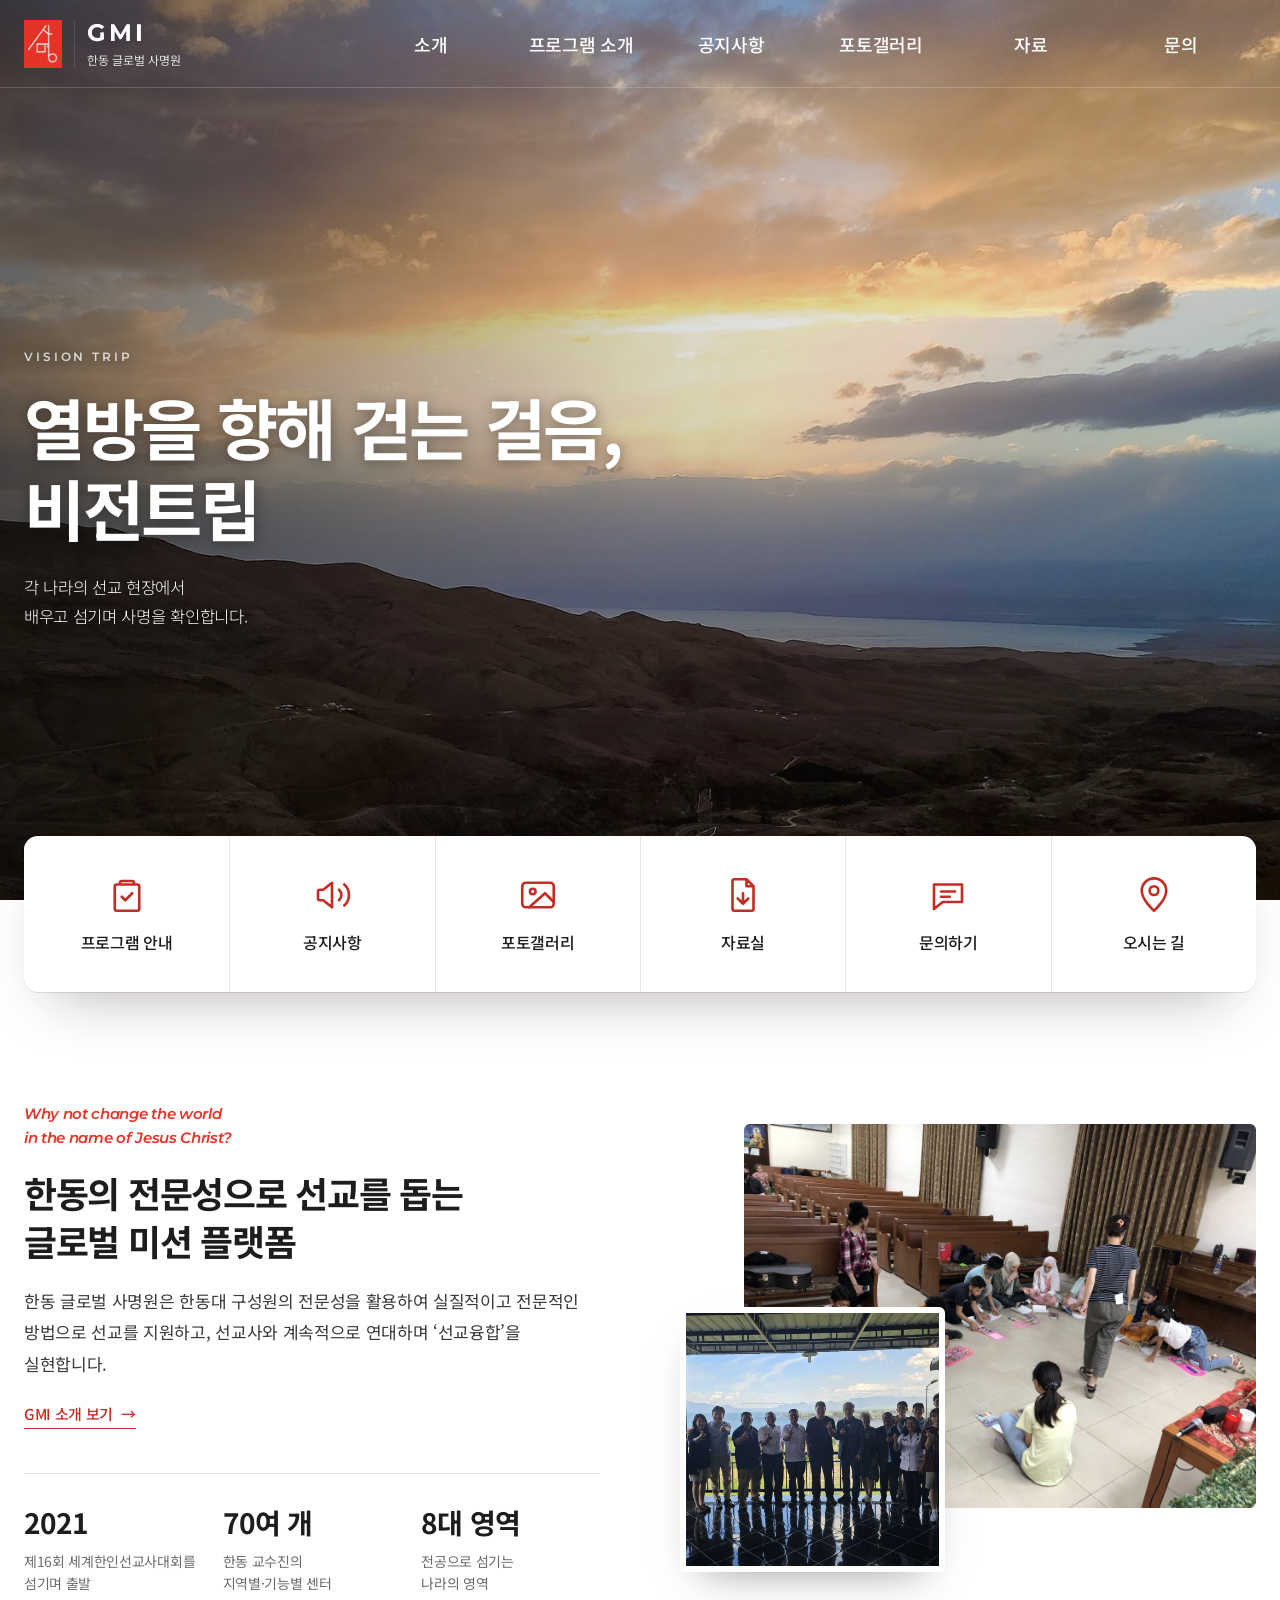
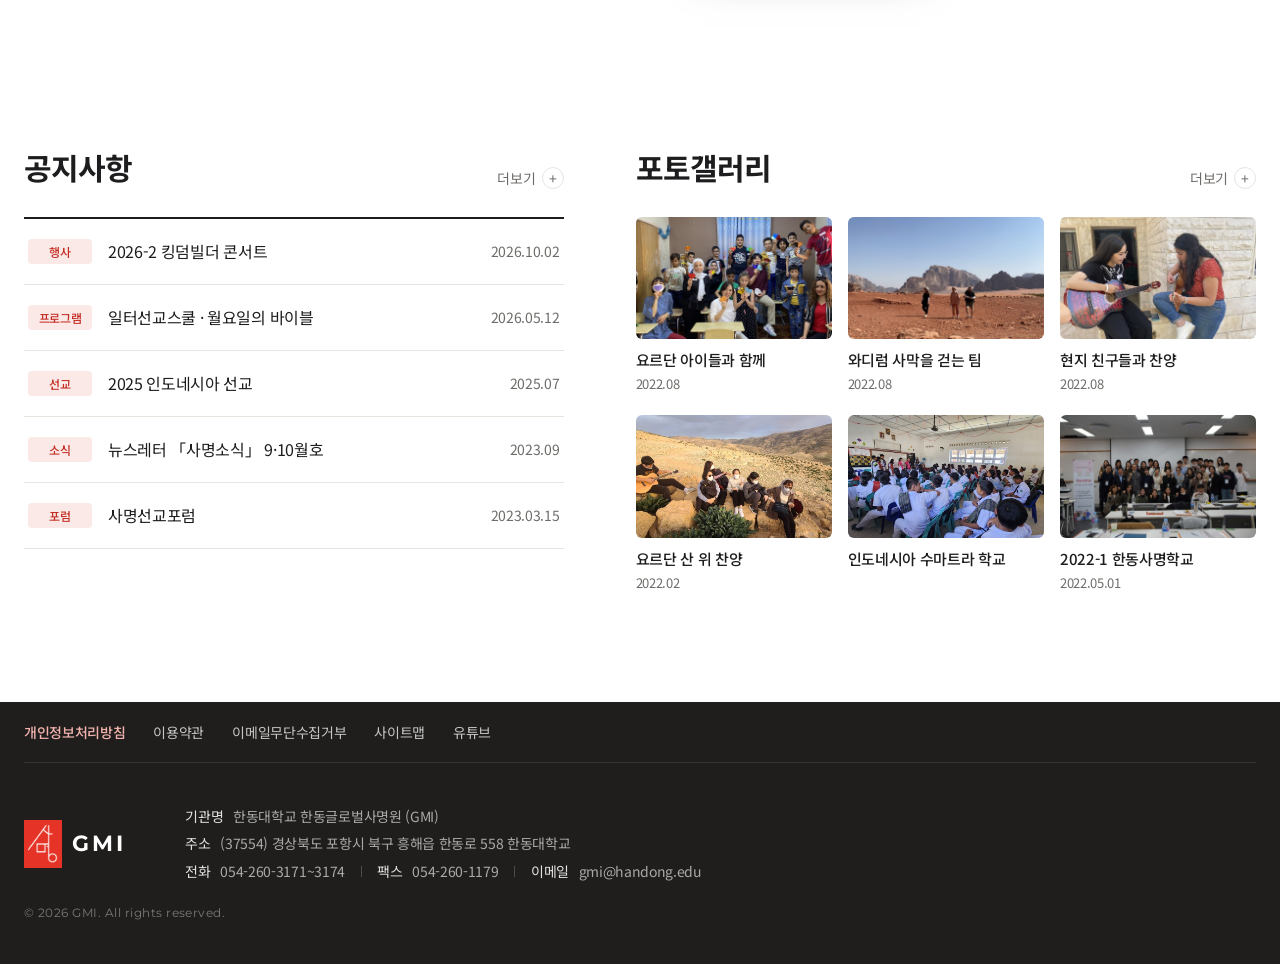
<file: index.html>
<!DOCTYPE html>
<html lang="ko">
<head>
  <meta charset="UTF-8" />
  <meta name="viewport" content="width=device-width, initial-scale=1.0" />
  <title>한동 글로벌 사명원 GMI</title>
  <link rel="preconnect" href="https://fonts.googleapis.com" />
  <link href="https://fonts.googleapis.com/css2?family=Montserrat:wght@500;600;700&family=Noto+Sans+KR:wght@300;400;500;700;900&display=swap" rel="stylesheet" />
  <link rel="icon" type="image/png" href="images/favicon.png" />
  <link rel="stylesheet" href="css/style.css" />
</head>
<body>
  <!-- ===== 상단 헤더 / 메뉴 ===== -->
  <header class="header" id="header">
    <div class="inner header-inner">
      <a href="index.html" class="logo">
        <img class="logo-mark" src="images/logo.png" alt="GMI 로고" />
        <span class="logo-text">
          <strong>GMI</strong>
          <small>한동 글로벌 사명원</small>
        </span>
      </a>

      <nav class="gnb" id="gnb" aria-label="주 메뉴">
        <ul class="gnb-list">
          <li><a href="about.html">소개</a>
            <ul class="sub">
              <li><a href="about.html#greeting">인사말</a></li>
              <li><a href="about.html#purpose">GMI 목적</a></li>
              <li><a href="about.html#activity">GMI 활동</a></li>
              <li><a href="about.html#location">오시는 길</a></li>
            </ul>
          </li>
          <li><a href="programs.html">프로그램 소개</a>
            <ul class="sub">
              <li><a href="programs.html#discover">사명 발견</a></li>
              <li><a href="programs.html#training">선교 훈련</a></li>
              <li><a href="programs.html#field">선교 현장</a></li>
              <li><a href="programs.html#international">국제학생</a></li>
            </ul>
          </li>
          <li><a href="index.html#notice">공지사항</a>
            <ul class="sub">
              <li><a href="index.html#notice">공지사항</a></li>
              <li><a href="#">소식</a></li>
            </ul>
          </li>
          <li><a href="gallery.html">포토갤러리</a>
            <ul class="sub">
              <li><a href="gallery.html#field">선교 현장</a></li>
              <li><a href="gallery.html#school">훈련·학교</a></li>
              <li><a href="gallery.html#forum">포럼</a></li>
              <li><a href="gallery.html#event">행사·협력</a></li>
            </ul>
          </li>
          <li><a href="#">자료</a>
            <ul class="sub">
              <li><a href="#">자료실</a></li>
              <li><a href="#">서식 다운로드</a></li>
            </ul>
          </li>
          <li><a href="index.html#contact">문의</a>
            <ul class="sub">
              <li><a href="#">자주 묻는 질문</a></li>
              <li><a href="index.html#contact">문의하기</a></li>
            </ul>
          </li>
        </ul>
      </nav>

      <button class="menu-btn" id="menuBtn" aria-label="메뉴 열기" aria-expanded="false">
        <span></span><span></span><span></span>
      </button>
    </div>

    <!-- 메뉴에 마우스를 올리면 펼쳐지는 흰 배경 + 왼쪽 안내 문구 -->
    <div class="mega-bg">
      <div class="inner mega-inner">
        <div class="mega-intro">
          <p class="mega-eyebrow">GMI</p>
          <p class="mega-title">함께하는 공간,<br />함께 자라는 사람들</p>
        </div>
      </div>
    </div>
  </header>

  <!-- ===== 메인 슬라이드 =====
       사진을 바꾸려면 images/photos 폴더에 사진을 넣고
       data-bg 값을 사진 경로로 바꿔주세요. (예: images/photos/photo1.jpg)
       슬라이드를 추가하려면 <div class="slide"> ... </div> 블록을 복사하면 됩니다. -->
  <section class="hero" id="hero" aria-label="메인 이미지">
    <div class="slide active" data-bg="images/photos/hero-jordan-wadirum.jpg">
      <div class="inner slide-text">
        <p class="eyebrow">Handong Global Mission Institute</p>
        <h1>전공을 통한 선교,<br />삶으로 살아내는 사명</h1>
        <p class="lead">한동인이 그리스도인의 정체성과 사명을 발견하고 <br />각자의 전문영역에서 하나님 나라를 섬기도록 돕습니다.</p>
      </div>
    </div>
    <div class="slide" data-bg="images/photos/hero-jordan-deadsea.jpg">
      <div class="inner slide-text">
        <p class="eyebrow">Vision Trip</p>
        <h1>열방을 향해 걷는 걸음,<br />비전트립</h1>
        <p class="lead">각 나라의 선교 현장에서 <br />배우고 섬기며 사명을 확인합니다.</p>
      </div>
    </div>
    <div class="slide slide--busy" data-bg="images/photos/hero-worship.jpg">
      <div class="inner slide-text">
        <p class="eyebrow">Prayer Movement</p>
        <h1>열방을 품고<br />기도하는 공동체</h1>
        <p class="lead">심야기도와 새벽기도, 연합기도회로 <br />캠퍼스에서 선교의 길을 엽니다.</p>
      </div>
    </div>
    <div class="slide slide--busy" data-bg="images/photos/hero-jordan-kids-art.jpg">
      <div class="inner slide-text">
        <p class="eyebrow">Global Engagement</p>
        <h1>전공으로 섬기는<br />열방의 현장</h1>
        <p class="lead">하와이 코나, 인도네시아, 에티오피아 등 <br />선교 현장에서 배운 것을 나누고 섬깁니다.</p>
      </div>
    </div>

  </section>

  <main>
    <!-- ===== 1. 바로가기 ===== -->
    <section class="quick" aria-label="바로가기">
      <div class="inner">
        <ul class="quick-list">
          <li><a href="programs.html">
            <svg viewBox="0 0 24 24"><path d="M9 4h6M9 4a1 1 0 0 0-1 1v1h8V5a1 1 0 0 0-1-1M8 6H6a1 1 0 0 0-1 1v13a1 1 0 0 0 1 1h12a1 1 0 0 0 1-1V7a1 1 0 0 0-1-1h-2M9 13l2 2 4-4" /></svg>
            <span>프로그램 안내</span></a></li>
          <li><a href="#notice">
            <svg viewBox="0 0 24 24"><path d="M4 10v4a1 1 0 0 0 1 1h2l5 4V5L7 9H5a1 1 0 0 0-1 1zM16 9a4 4 0 0 1 0 6M19 6a8 8 0 0 1 0 12" /></svg>
            <span>공지사항</span></a></li>
          <li><a href="gallery.html">
            <svg viewBox="0 0 24 24"><rect x="3" y="5" width="18" height="14" rx="2" /><circle cx="9" cy="10" r="1.6" /><path d="M21 16l-5-5-9 8" /></svg>
            <span>포토갤러리</span></a></li>
          <li><a href="#">
            <svg viewBox="0 0 24 24"><path d="M14 3H7a1 1 0 0 0-1 1v16a1 1 0 0 0 1 1h10a1 1 0 0 0 1-1V7zM14 3v4h4M12 11v6M9 14l3 3 3-3" /></svg>
            <span>자료실</span></a></li>
          <li><a href="#contact">
            <svg viewBox="0 0 24 24"><path d="M4 6h16v10H9l-5 4zM8 10h8M8 13h5" /></svg>
            <span>문의하기</span></a></li>
          <li><a href="about.html#location">
            <svg viewBox="0 0 24 24"><path d="M12 21s-7-6.2-7-11.5A7 7 0 0 1 19 9.5C19 14.8 12 21 12 21z" /><circle cx="12" cy="9.5" r="2.5" /></svg>
            <span>오시는 길</span></a></li>
        </ul>
      </div>
    </section>

    <!-- ===== 소개 (문장 출처: 옛 홈페이지, 한인세계선교사대회 백서) ===== -->
    <section class="section intro">
      <div class="inner intro-grid">
        <div class="intro-text">
          <p class="intro-motto">Why not change the world <br />in the name of Jesus Christ?</p>
          <h2>한동의 전문성으로 선교를 돕는<br />글로벌 미션 플랫폼</h2>
          <p>한동 글로벌 사명원은 한동대 구성원의 전문성을 활용하여 실질적이고 전문적인 방법으로 선교를 지원하고, 선교사와 계속적으로 연대하며 ‘선교융합’을 실현합니다.</p>
          <a class="text-link" href="about.html">GMI 소개 보기</a>
          <dl class="intro-facts">
            <div><dt>2021</dt><dd>제16회 세계한인선교사대회를 <br />섬기며 출발</dd></div>
            <div><dt>70여 개</dt><dd>한동 교수진의 <br />지역별·기능별 센터</dd></div>
            <div><dt>8대 영역</dt><dd>전공으로 섬기는 <br />나라의 영역</dd></div>
          </dl>
        </div>
        <div class="intro-photos">
          <img class="ph-main" src="images/photos/about-major.jpg" alt="요르단 교회에서 아이들과 미술 수업을 하는 한동 학생들" loading="lazy" />
          <img class="ph-sub" src="images/gallery/indonesia-2025/02.jpg" alt="2025 인도네시아 선교, 현지 관계자들과 함께" loading="lazy" />
        </div>
      </div>
    </section>

    <!-- ===== 2. 공지사항 + 포토갤러리 =====
         공지사항은 실제 GMI 행사·프로그램입니다. 새 글은 맨 위에 추가하세요. -->
    <section class="section news">
      <div class="inner news-grid">
        <div class="board" id="notice">
          <div class="sec-head">
            <h2>공지사항</h2>
            <a href="#" class="more">더보기 <span aria-hidden="true">+</span></a>
          </div>
          <ul class="board-list">
            <li><a href="gallery.html#kingdom-2026">
              <span class="tag">행사</span>
              <span class="b-title">2026-2 킹덤빌더 콘서트</span>
              <time datetime="2026-10-02">2026.10.02</time></a></li>
            <li><a href="programs.html#workship">
              <span class="tag">프로그램</span>
              <span class="b-title">일터선교스쿨 · 월요일의 바이블</span>
              <time datetime="2026-05-12">2026.05.12</time></a></li>
            <li><a href="gallery.html#indonesia-2025">
              <span class="tag">선교</span>
              <span class="b-title">2025 인도네시아 선교</span>
              <time datetime="2025-07">2025.07</time></a></li>
            <li><a href="#">
              <span class="tag">소식</span>
              <span class="b-title">뉴스레터 「사명소식」 9·10월호</span>
              <time datetime="2023-09">2023.09</time></a></li>
            <li><a href="programs.html#forum">
              <span class="tag">포럼</span>
              <span class="b-title">사명선교포럼</span>
              <time datetime="2023-03-15">2023.03.15</time></a></li>
          </ul>
        </div>

        <div class="gallery" id="gallery">
          <div class="sec-head">
            <h2>포토갤러리</h2>
            <a href="gallery.html" class="more">더보기 <span aria-hidden="true">+</span></a>
          </div>
          <ul class="gallery-grid">
            <li><a href="gallery.html#jordan-2022-summer">
              <div class="thumb"><img src="images/photos/gallery-jordan-hearts.jpg" alt="요르단 현지 아이들과 함께" /></div>
              <p>요르단 아이들과 함께</p><time datetime="2022-08">2022.08</time></a></li>
            <li><a href="gallery.html#jordan-2022-summer">
              <div class="thumb"><img src="images/photos/gallery-wadirum-walk.jpg" alt="요르단 와디럼 사막을 걷는 비전트립 팀" /></div>
              <p>와디럼 사막을 걷는 팀</p><time datetime="2022-08">2022.08</time></a></li>
            <li><a href="gallery.html#jordan-2022-summer">
              <div class="thumb"><img src="images/photos/gallery-jordan-friends.jpg" alt="요르단 현지 친구들과 기타 찬양" /></div>
              <p>현지 친구들과 찬양</p><time datetime="2022-08">2022.08</time></a></li>
            <li><a href="gallery.html#jordan-2022-winter">
              <div class="thumb"><img src="images/photos/gallery-jordan.jpg" alt="요르단 비전트립 산 위 찬양" /></div>
              <p>요르단 산 위 찬양</p><time datetime="2022-02">2022.02</time></a></li>
            <li><a href="gallery.html#indonesia-2024">
              <div class="thumb"><img src="images/photos/gallery-indonesia.jpg" alt="인도네시아 수마트라 학교 학생들" /></div>
              <p>인도네시아 수마트라 학교</p></a></li>
            <li><a href="gallery.html#mission-school-2022-1">
              <div class="thumb"><img src="images/photos/gallery-mission-school-2022.jpg" alt="2022-1 한동사명학교 단체사진" /></div>
              <p>2022-1 한동사명학교</p><time datetime="2022-05-01">2022.05.01</time></a></li>
          </ul>
        </div>
      </div>
    </section>

  </main>

  <!-- ===== 4. 하단 정보 ===== -->
  <footer class="footer" id="contact">
    <div class="inner">
      <div class="footer-top">
        <ul class="footer-links">
          <li><a href="#"><b>개인정보처리방침</b></a></li>
          <li><a href="#">이용약관</a></li>
          <li><a href="#">이메일무단수집거부</a></li>
          <li><a href="#">사이트맵</a></li>
          <li><a href="https://www.youtube.com/channel/UCgSFm052-Du0BgyYuWyCRsQ" target="_blank" rel="noopener">유튜브</a></li>
        </ul>
      </div>
      <div class="footer-main">
        <div class="footer-brand">
          <img class="logo-mark" src="images/logo.png" alt="" />
          <strong>GMI</strong>
        </div>
        <address class="footer-info">
          <p><span>기관명</span> 한동대학교 한동글로벌사명원 (GMI)</p>
          <p><span>주소</span> (37554) 경상북도 포항시 북구 흥해읍 한동로 558 한동대학교</p>
          <p><span>전화</span> 054-260-3171~3174 <i></i> <span>팩스</span> 054-260-1179 <i></i> <span>이메일</span> gmi@handong.edu</p>
        </address>
      </div>
      <p class="copyright">© 2026 GMI. All rights reserved.</p>
    </div>
  </footer>

  <script src="js/main.js"></script>
</body>
</html>
</file>
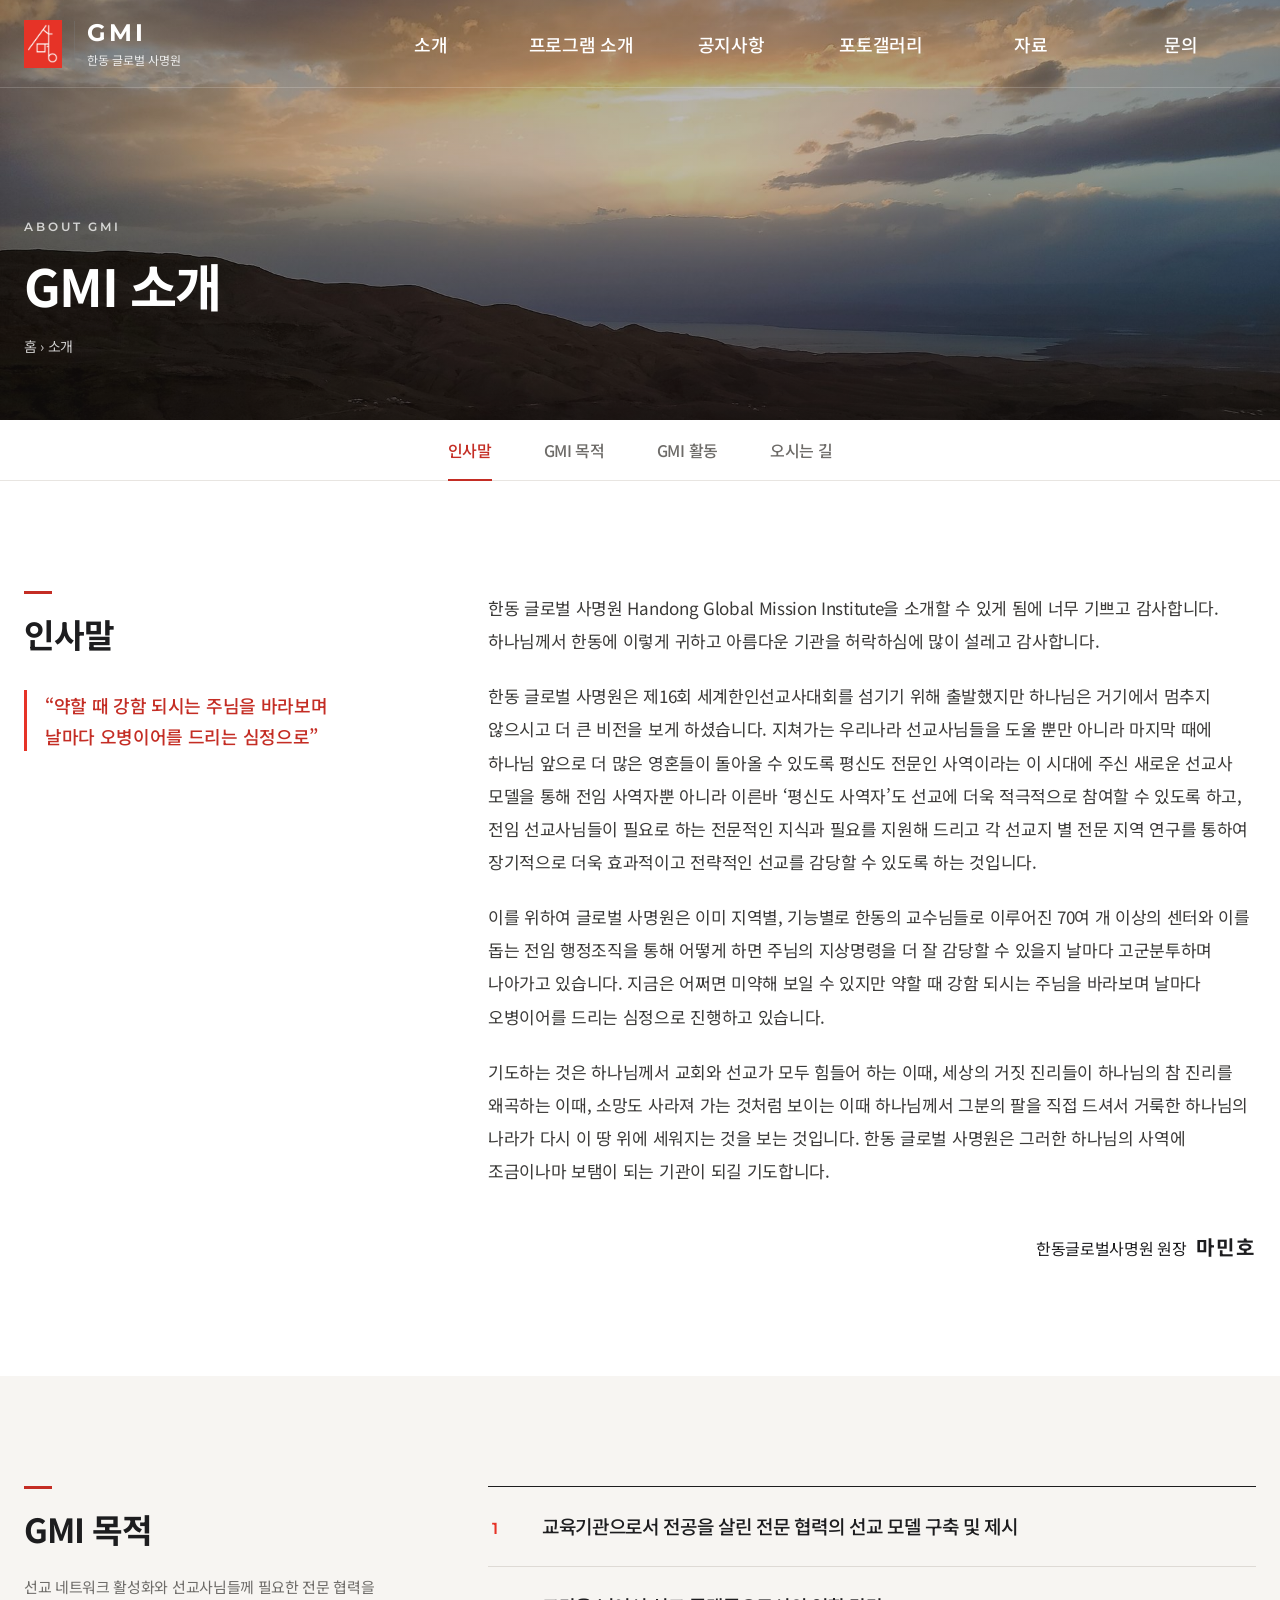
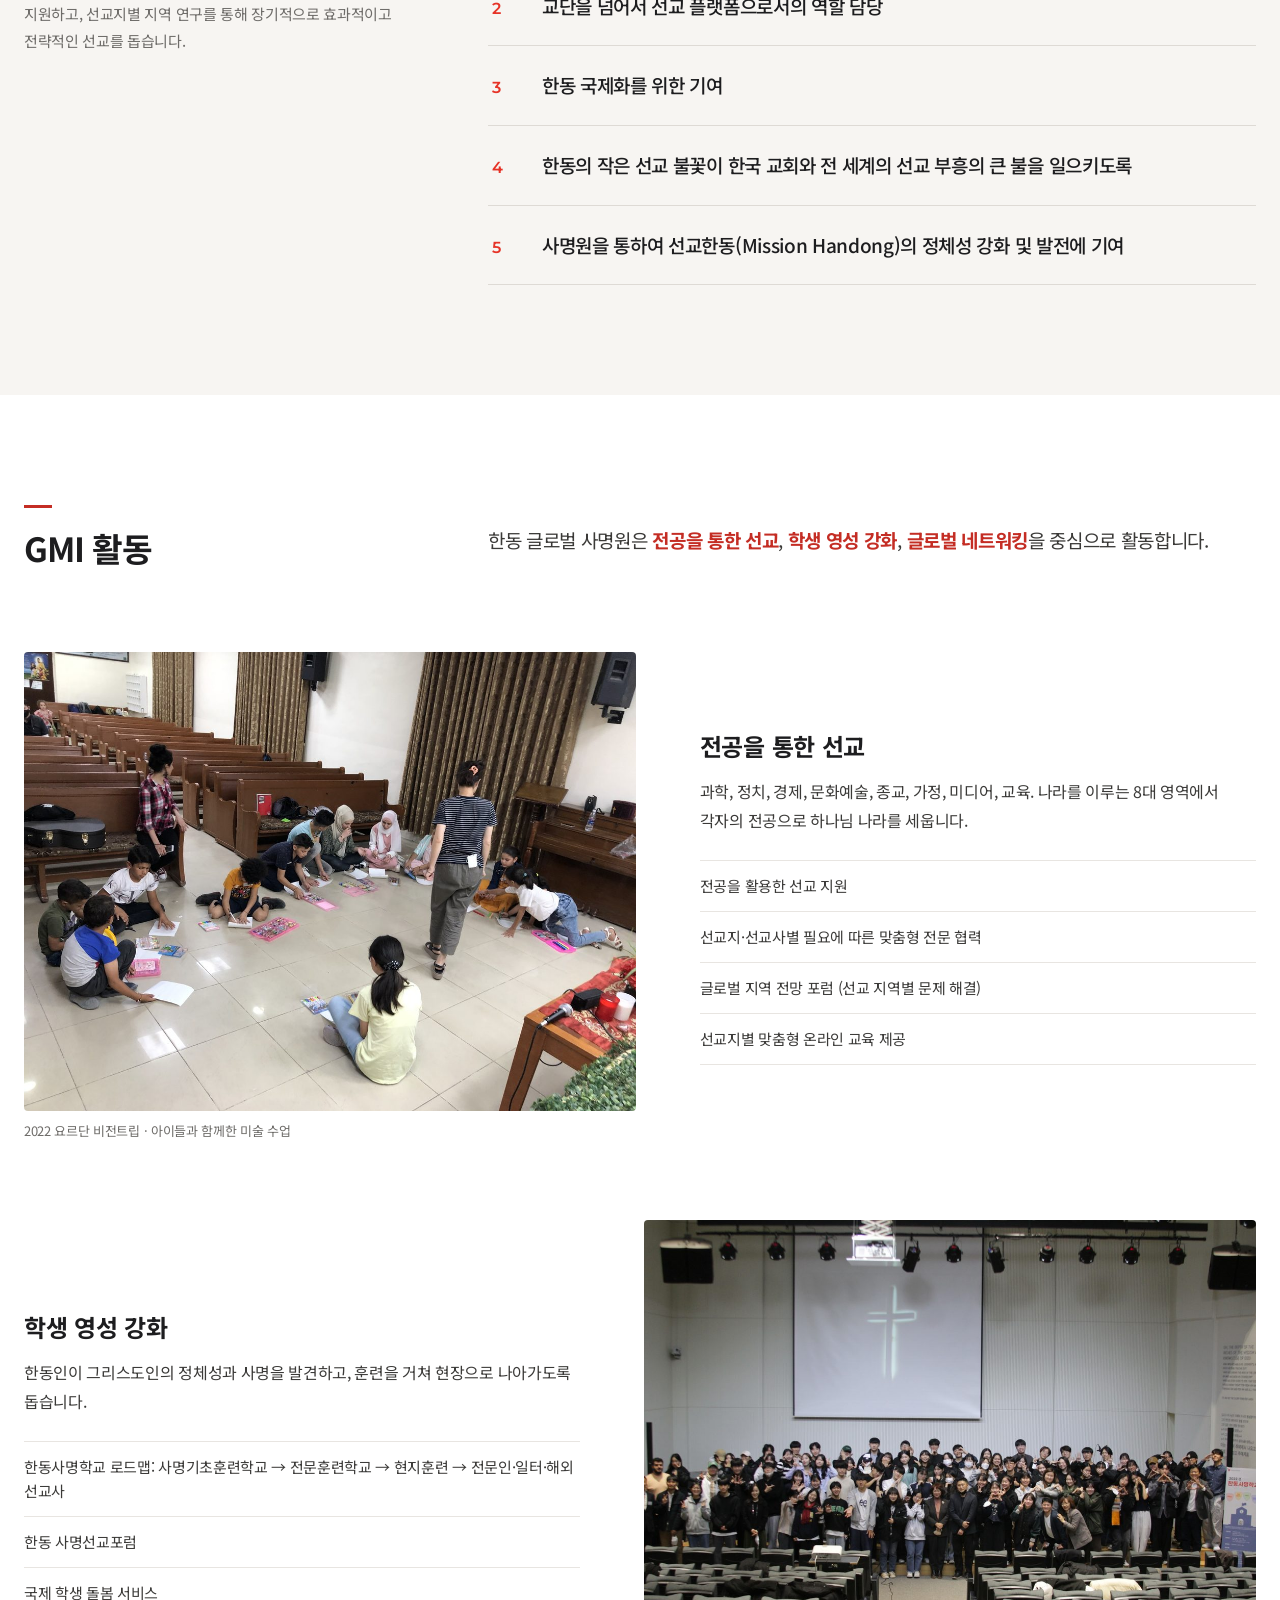
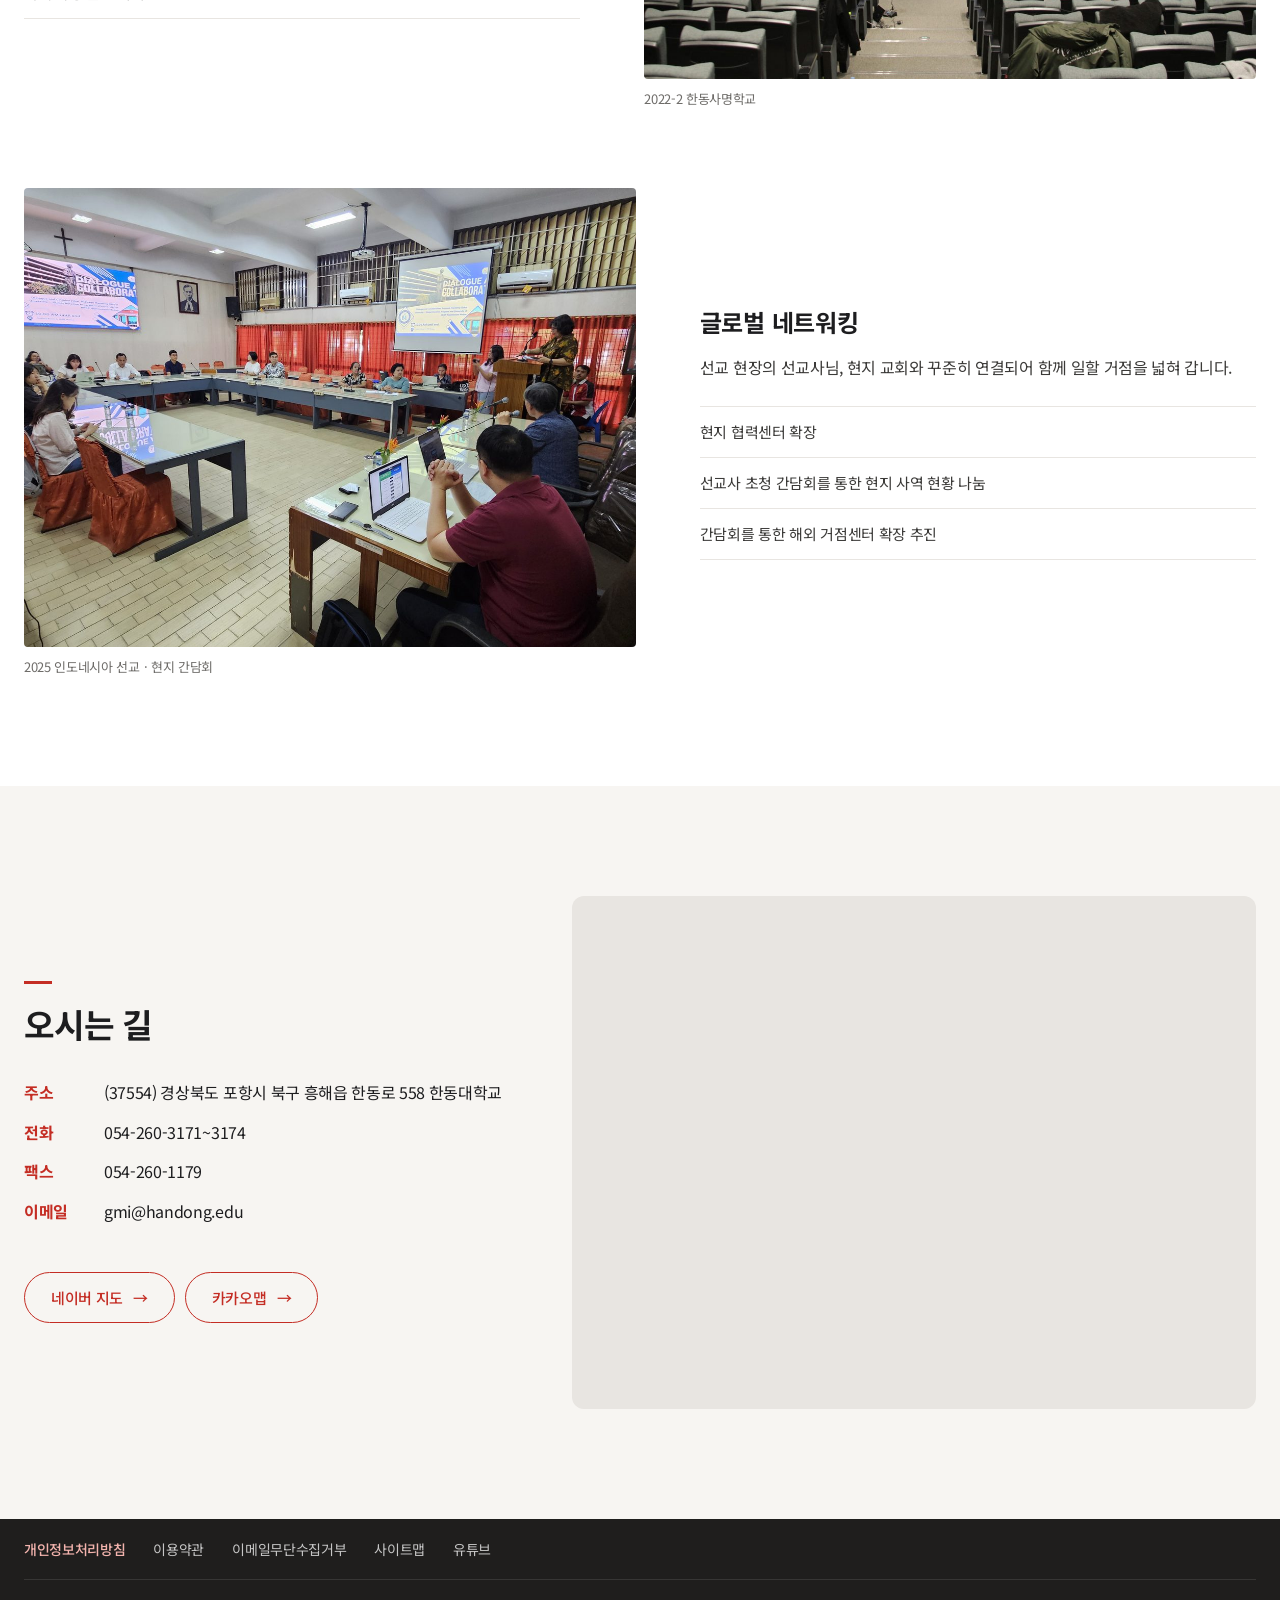
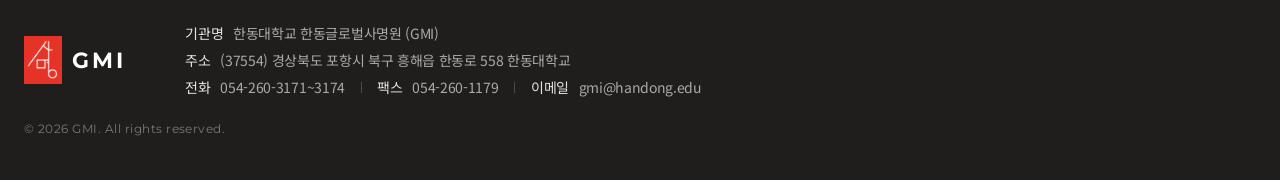
<file: about.html>
<!DOCTYPE html>
<html lang="ko">
<head>
  <meta charset="UTF-8" />
  <meta name="viewport" content="width=device-width, initial-scale=1.0" />
  <title>GMI 소개 | 한동 글로벌 사명원</title>
  <link rel="preconnect" href="https://fonts.googleapis.com" />
  <link href="https://fonts.googleapis.com/css2?family=Montserrat:wght@500;600;700&family=Noto+Sans+KR:wght@300;400;500;700;900&display=swap" rel="stylesheet" />
  <link rel="icon" type="image/png" href="images/favicon.png" />
  <link rel="stylesheet" href="css/style.css" />
</head>
<body class="sub-page">
  <!-- ===== 상단 헤더 / 메뉴 ===== -->
  <header class="header" id="header">
    <div class="inner header-inner">
      <a href="index.html" class="logo">
        <img class="logo-mark" src="images/logo.png" alt="GMI 로고" />
        <span class="logo-text">
          <strong>GMI</strong>
          <small>한동 글로벌 사명원</small>
        </span>
      </a>

      <nav class="gnb" id="gnb" aria-label="주 메뉴">
        <ul class="gnb-list">
          <li><a href="about.html">소개</a>
            <ul class="sub">
              <li><a href="about.html#greeting">인사말</a></li>
              <li><a href="about.html#purpose">GMI 목적</a></li>
              <li><a href="about.html#activity">GMI 활동</a></li>
              <li><a href="about.html#location">오시는 길</a></li>
            </ul>
          </li>
          <li><a href="programs.html">프로그램 소개</a>
            <ul class="sub">
              <li><a href="programs.html#discover">사명 발견</a></li>
              <li><a href="programs.html#training">선교 훈련</a></li>
              <li><a href="programs.html#field">선교 현장</a></li>
              <li><a href="programs.html#international">국제학생</a></li>
            </ul>
          </li>
          <li><a href="index.html#notice">공지사항</a>
            <ul class="sub">
              <li><a href="index.html#notice">공지사항</a></li>
              <li><a href="#">소식</a></li>
            </ul>
          </li>
          <li><a href="gallery.html">포토갤러리</a>
            <ul class="sub">
              <li><a href="gallery.html#field">선교 현장</a></li>
              <li><a href="gallery.html#school">훈련·학교</a></li>
              <li><a href="gallery.html#forum">포럼</a></li>
              <li><a href="gallery.html#event">행사·협력</a></li>
            </ul>
          </li>
          <li><a href="#">자료</a>
            <ul class="sub">
              <li><a href="#">자료실</a></li>
              <li><a href="#">서식 다운로드</a></li>
            </ul>
          </li>
          <li><a href="index.html#contact">문의</a>
            <ul class="sub">
              <li><a href="#">자주 묻는 질문</a></li>
              <li><a href="index.html#contact">문의하기</a></li>
            </ul>
          </li>
        </ul>
      </nav>

      <button class="menu-btn" id="menuBtn" aria-label="메뉴 열기" aria-expanded="false">
        <span></span><span></span><span></span>
      </button>
    </div>

    <!-- 메뉴에 마우스를 올리면 펼쳐지는 흰 배경 + 왼쪽 안내 문구 -->
    <div class="mega-bg">
      <div class="inner mega-inner">
        <div class="mega-intro">
          <p class="mega-eyebrow">GMI</p>
          <p class="mega-title">함께하는 공간,<br />함께 자라는 사람들</p>
        </div>
      </div>
    </div>
  </header>

  <!-- ===== 페이지 상단 이미지 ===== -->
  <section class="sub-visual" style="background-image:url('images/photos/hero-jordan-deadsea.jpg')">
    <div class="inner">
      <p class="eyebrow">About GMI</p>
      <h1>GMI 소개</h1>
      <p class="breadcrumb"><a href="index.html">홈</a> <span aria-hidden="true">›</span> 소개</p>
    </div>
  </section>

  <!-- ===== 페이지 안 이동 탭 ===== -->
  <nav class="sub-tabs" aria-label="소개 페이지 목차">
    <div class="inner">
      <a href="#greeting">인사말</a>
      <a href="#purpose">GMI 목적</a>
      <a href="#activity">GMI 활동</a>
      <a href="#location">오시는 길</a>
    </div>
  </nav>

  <main>
    <!-- ===== 1. 인사말 (옛 홈페이지 GMI 소개 글) ===== -->
    <section class="section greeting" id="greeting">
      <div class="inner greeting-grid">
        <div class="greeting-head">
          <h2 class="about-title">인사말</h2>
          <p class="greeting-quote">“약할 때 강함 되시는 주님을 바라보며<br />날마다 오병이어를 드리는 심정으로”</p>
        </div>
        <div class="greeting-body">
          <p>한동 글로벌 사명원 Handong Global Mission Institute을 소개할 수 있게 됨에 너무 기쁘고 감사합니다. 하나님께서 한동에 이렇게 귀하고 아름다운 기관을 허락하심에 많이 설레고 감사합니다.</p>
          <p>한동 글로벌 사명원은 제16회 세계한인선교사대회를 섬기기 위해 출발했지만 하나님은 거기에서 멈추지 않으시고 더 큰 비전을 보게 하셨습니다. 지쳐가는 우리나라 선교사님들을 도울 뿐만 아니라 마지막 때에 하나님 앞으로 더 많은 영혼들이 돌아올 수 있도록 평신도 전문인 사역이라는 이 시대에 주신 새로운 선교사 모델을 통해 전임 사역자뿐 아니라 이른바 ‘평신도 사역자’도 선교에 더욱 적극적으로 참여할 수 있도록 하고, 전임 선교사님들이 필요로 하는 전문적인 지식과 필요를 지원해 드리고 각 선교지 별 전문 지역 연구를 통하여 장기적으로 더욱 효과적이고 전략적인 선교를 감당할 수 있도록 하는 것입니다.</p>
          <p>이를 위하여 글로벌 사명원은 이미 지역별, 기능별로 한동의 교수님들로 이루어진 70여 개 이상의 센터와 이를 돕는 전임 행정조직을 통해 어떻게 하면 주님의 지상명령을 더 잘 감당할 수 있을지 날마다 고군분투하며 나아가고 있습니다. 지금은 어쩌면 미약해 보일 수 있지만 약할 때 강함 되시는 주님을 바라보며 날마다 오병이어를 드리는 심정으로 진행하고 있습니다.</p>
          <p>기도하는 것은 하나님께서 교회와 선교가 모두 힘들어 하는 이때, 세상의 거짓 진리들이 하나님의 참 진리를 왜곡하는 이때, 소망도 사라져 가는 것처럼 보이는 이때 하나님께서 그분의 팔을 직접 드셔서 거룩한 하나님의 나라가 다시 이 땅 위에 세워지는 것을 보는 것입니다. 한동 글로벌 사명원은 그러한 하나님의 사역에 조금이나마 보탬이 되는 기관이 되길 기도합니다.</p>
          <p class="greeting-sign">한동글로벌사명원 원장 <strong>마민호</strong></p>
        </div>
      </div>
    </section>

    <!-- ===== 2. GMI 목적 ===== -->
    <section class="section purpose" id="purpose">
      <div class="inner about-row">
        <div class="about-side">
          <h2 class="about-title">GMI 목적</h2>
          <p class="about-note">선교 네트워크 활성화와 선교사님들께 필요한 전문 협력을 지원하고, 선교지별 지역 연구를 통해 장기적으로 효과적이고 전략적인 선교를 돕습니다.</p>
        </div>
        <ol class="purpose-list">
          <li>교육기관으로서 전공을 살린 전문 협력의 선교 모델 구축 및 제시</li>
          <li>교단을 넘어서 선교 플랫폼으로서의 역할 담당</li>
          <li>한동 국제화를 위한 기여</li>
          <li>한동의 작은 선교 불꽃이 한국 교회와 전 세계의 선교 부흥의 큰 불을 일으키도록</li>
          <li>사명원을 통하여 선교한동(Mission Handong)의 정체성 강화 및 발전에 기여</li>
        </ol>
      </div>
    </section>

    <!-- ===== 3. GMI 활동 (사진은 images/photos/about-*.jpg) ===== -->
    <section class="section activity" id="activity">
      <div class="inner">
        <div class="about-row">
          <div class="about-side">
            <h2 class="about-title">GMI 활동</h2>
          </div>
          <p class="about-lead">한동 글로벌 사명원은 <strong>전공을 통한 선교</strong>, <strong>학생 영성 강화</strong>, <strong>글로벌 네트워킹</strong>을 중심으로 활동합니다.</p>
        </div>

        <article class="act">
          <figure>
            <img src="images/photos/about-major.jpg" alt="요르단 교회에서 아이들과 미술 수업을 하는 한동 학생들" loading="lazy" />
            <figcaption>2022 요르단 비전트립 · 아이들과 함께한 미술 수업</figcaption>
          </figure>
          <div class="act-text">
            <h3>전공을 통한 선교</h3>
            <p>과학, 정치, 경제, 문화예술, 종교, 가정, 미디어, 교육. 나라를 이루는 8대 영역에서 각자의 전공으로 하나님 나라를 세웁니다.</p>
            <ul>
              <li>전공을 활용한 선교 지원</li>
              <li>선교지·선교사별 필요에 따른 맞춤형 전문 협력</li>
              <li>글로벌 지역 전망 포럼 (선교 지역별 문제 해결)</li>
              <li>선교지별 맞춤형 온라인 교육 제공</li>
            </ul>
          </div>
        </article>

        <article class="act act--reverse">
          <figure>
            <img src="images/photos/about-mission-school.jpg" alt="2022-2 한동사명학교 참가자 단체사진" loading="lazy" />
            <figcaption>2022-2 한동사명학교</figcaption>
          </figure>
          <div class="act-text">
            <h3>학생 영성 강화</h3>
            <p>한동인이 그리스도인의 정체성과 사명을 발견하고, 훈련을 거쳐 현장으로 나아가도록 돕습니다.</p>
            <ul>
              <li>한동사명학교 로드맵: 사명기초훈련학교 → 전문훈련학교 → 현지훈련 → 전문인·일터·해외 선교사</li>
              <li>한동 사명선교포럼</li>
              <li>국제 학생 돌봄 서비스</li>
            </ul>
          </div>
        </article>

        <article class="act">
          <figure>
            <img src="images/photos/about-indonesia.jpg" alt="인도네시아 현지 교회 관계자들과의 간담회" loading="lazy" />
            <figcaption>2025 인도네시아 선교 · 현지 간담회</figcaption>
          </figure>
          <div class="act-text">
            <h3>글로벌 네트워킹</h3>
            <p>선교 현장의 선교사님, 현지 교회와 꾸준히 연결되어 함께 일할 거점을 넓혀 갑니다.</p>
            <ul>
              <li>현지 협력센터 확장</li>
              <li>선교사 초청 간담회를 통한 현지 사역 현황 나눔</li>
              <li>간담회를 통한 해외 거점센터 확장 추진</li>
            </ul>
          </div>
        </article>
      </div>
    </section>

    <!-- ===== 4. 오시는 길 ===== -->
    <section class="section location" id="location">
      <div class="inner location-grid">
        <div class="location-info">
          <h2 class="about-title">오시는 길</h2>
          <dl>
            <dt>주소</dt><dd>(37554) 경상북도 포항시 북구 흥해읍 한동로 558 한동대학교</dd>
            <dt>전화</dt><dd>054-260-3171~3174</dd>
            <dt>팩스</dt><dd>054-260-1179</dd>
            <dt>이메일</dt><dd><a href="mailto:gmi@handong.edu">gmi@handong.edu</a></dd>
          </dl>
          <div class="map-links">
            <a class="btn btn-line" href="https://map.naver.com/p/search/%ED%95%9C%EB%8F%99%EB%8C%80%ED%95%99%EA%B5%90" target="_blank" rel="noopener">네이버 지도</a>
            <a class="btn btn-line" href="https://map.kakao.com/?q=%ED%95%9C%EB%8F%99%EB%8C%80%ED%95%99%EA%B5%90" target="_blank" rel="noopener">카카오맵</a>
          </div>
        </div>
        <div class="map">
          <iframe title="한동대학교 위치 지도" src="https://maps.google.com/maps?q=%ED%95%9C%EB%8F%99%EB%8C%80%ED%95%99%EA%B5%90&amp;z=15&amp;output=embed" loading="lazy" referrerpolicy="no-referrer-when-downgrade"></iframe>
        </div>
      </div>
    </section>
  </main>

  <!-- ===== 4. 하단 정보 ===== -->
  <footer class="footer" id="contact">
    <div class="inner">
      <div class="footer-top">
        <ul class="footer-links">
          <li><a href="#"><b>개인정보처리방침</b></a></li>
          <li><a href="#">이용약관</a></li>
          <li><a href="#">이메일무단수집거부</a></li>
          <li><a href="#">사이트맵</a></li>
          <li><a href="https://www.youtube.com/channel/UCgSFm052-Du0BgyYuWyCRsQ" target="_blank" rel="noopener">유튜브</a></li>
        </ul>
      </div>
      <div class="footer-main">
        <div class="footer-brand">
          <img class="logo-mark" src="images/logo.png" alt="" />
          <strong>GMI</strong>
        </div>
        <address class="footer-info">
          <p><span>기관명</span> 한동대학교 한동글로벌사명원 (GMI)</p>
          <p><span>주소</span> (37554) 경상북도 포항시 북구 흥해읍 한동로 558 한동대학교</p>
          <p><span>전화</span> 054-260-3171~3174 <i></i> <span>팩스</span> 054-260-1179 <i></i> <span>이메일</span> gmi@handong.edu</p>
        </address>
      </div>
      <p class="copyright">© 2026 GMI. All rights reserved.</p>
    </div>
  </footer>

  <script src="js/main.js"></script>
</body>
</html>
</file>
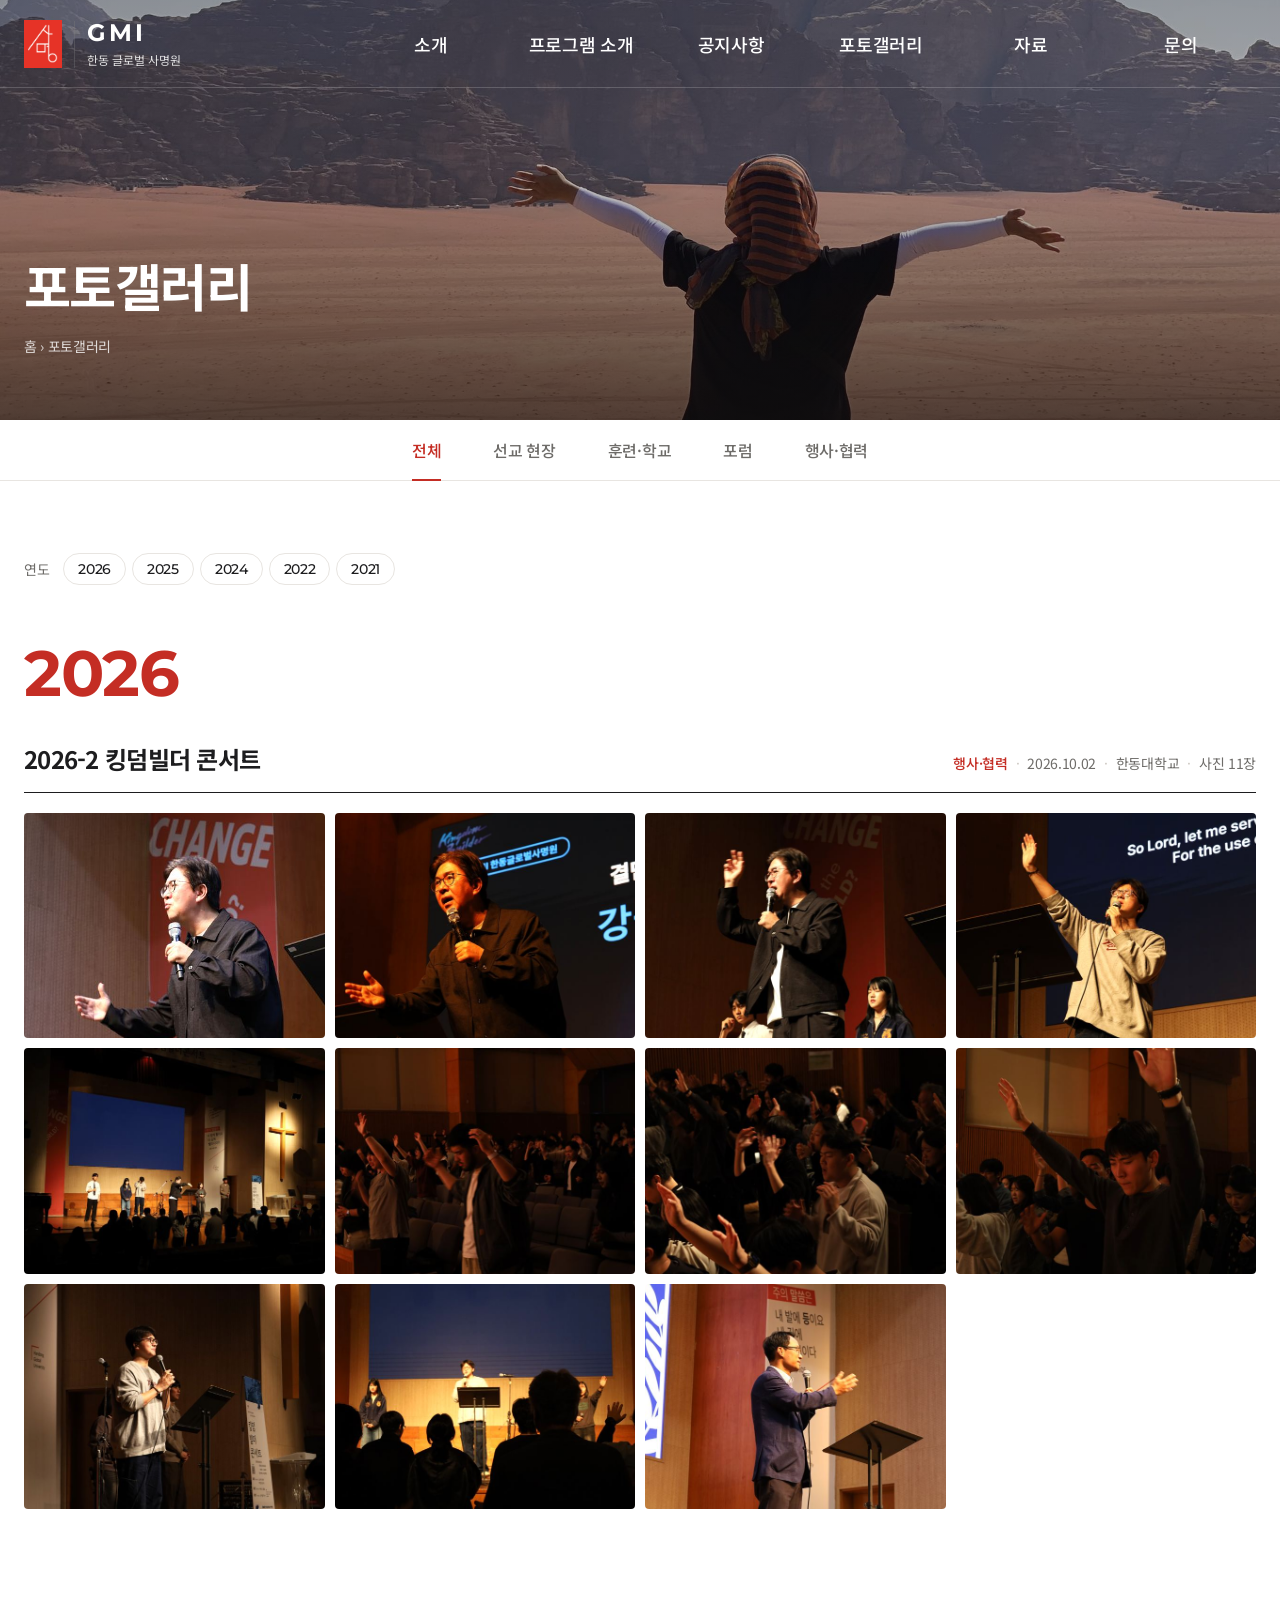
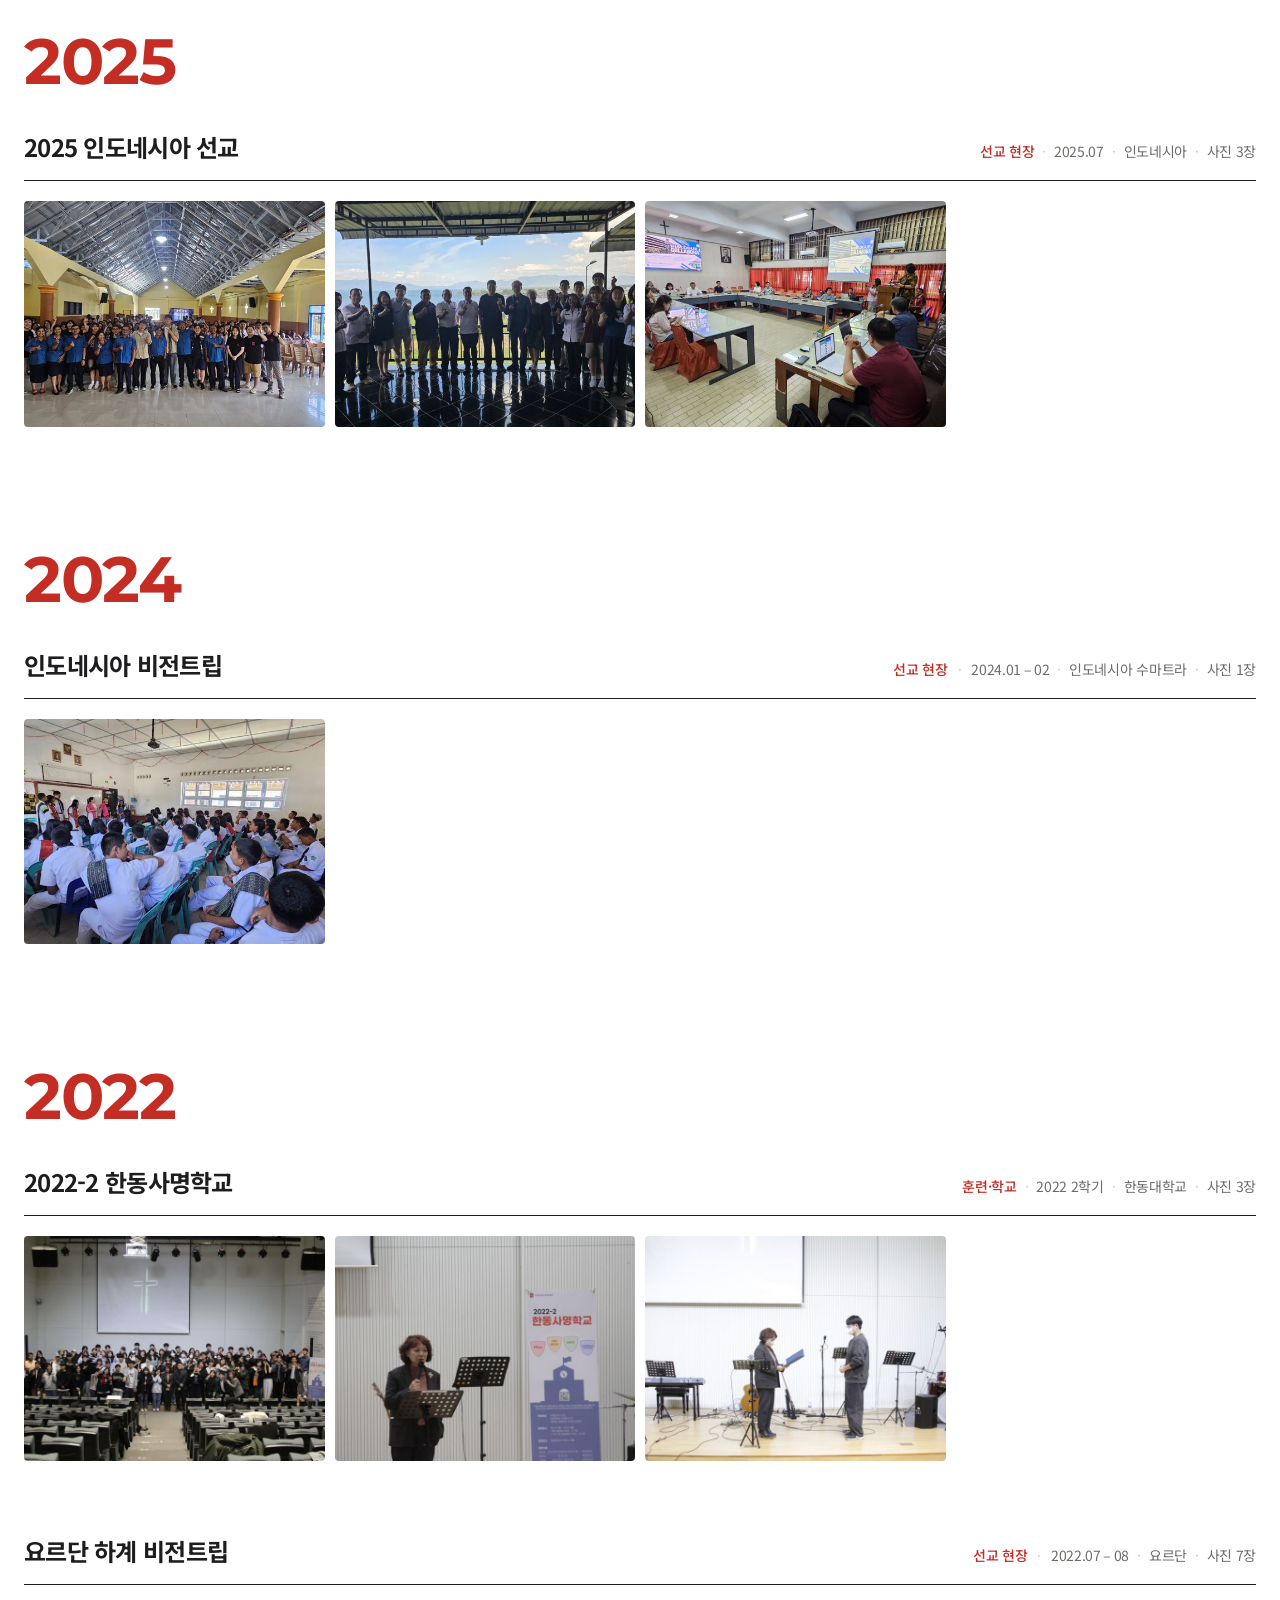
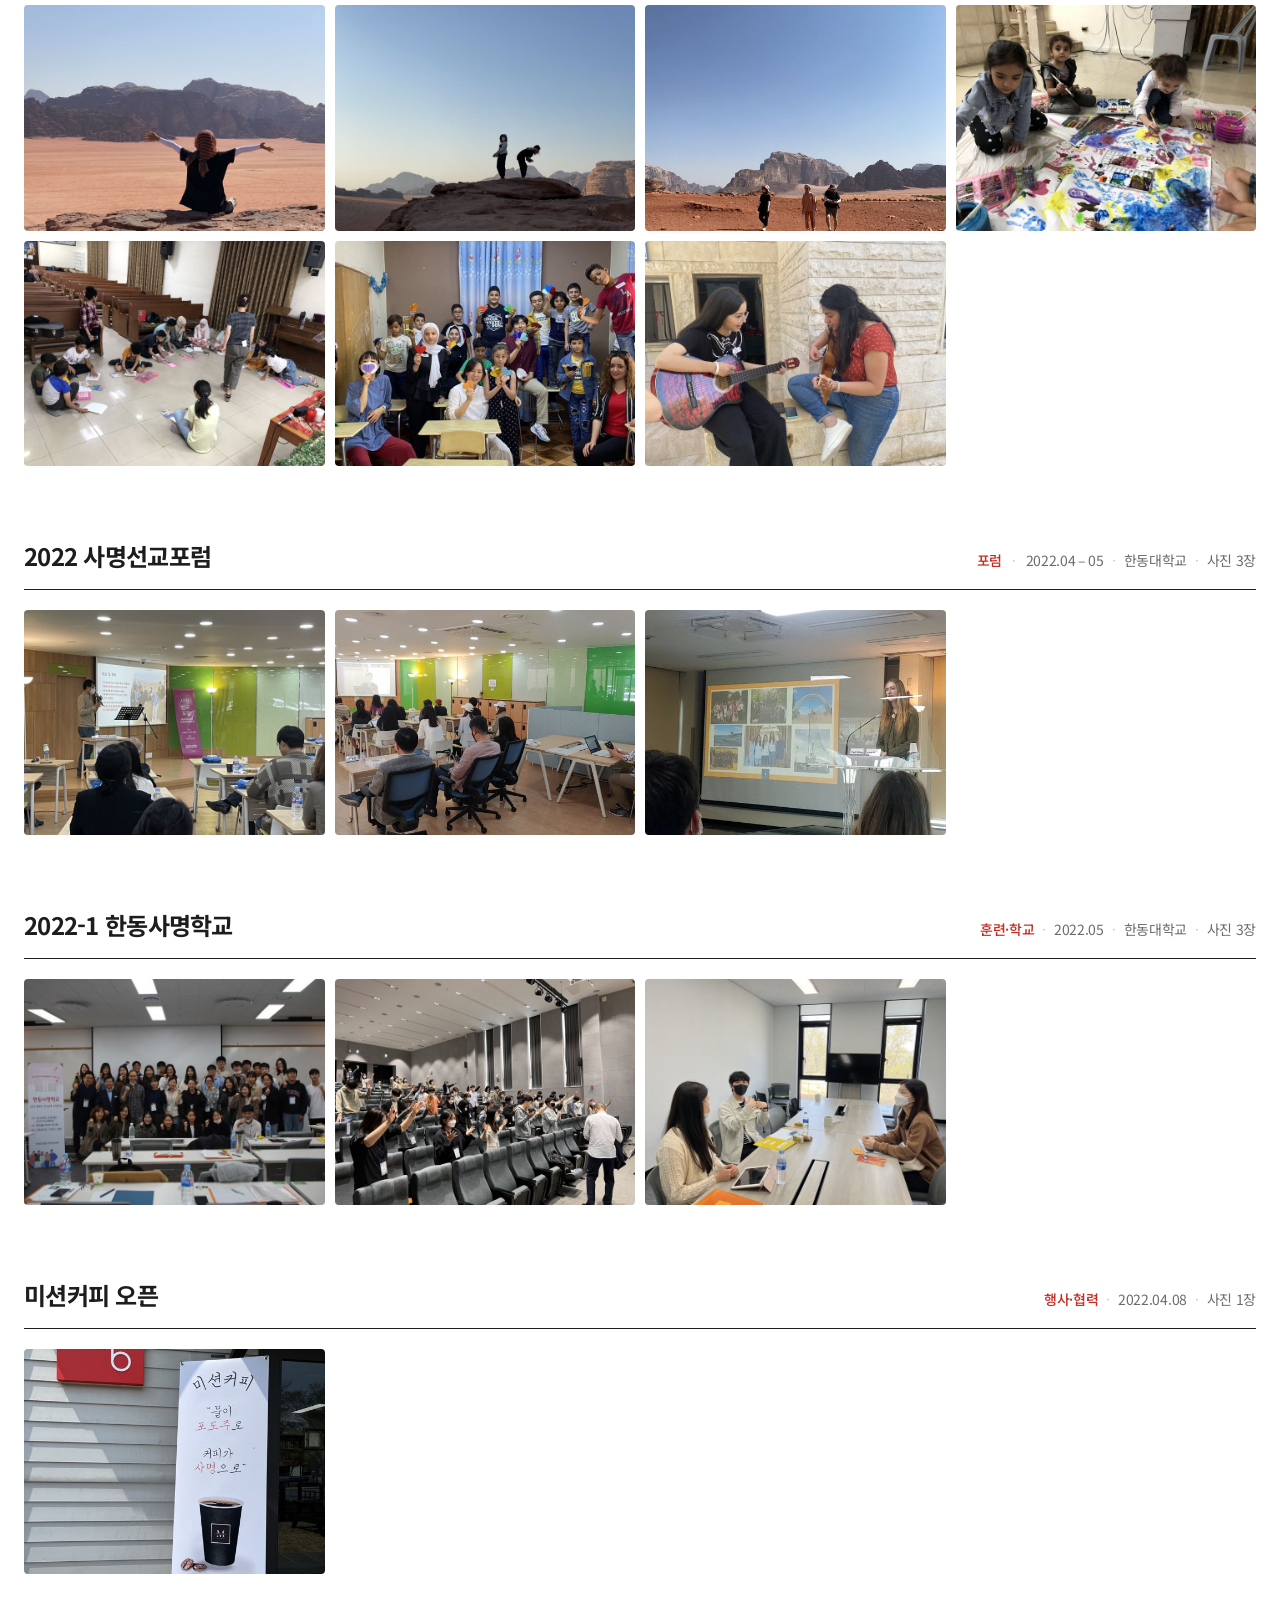
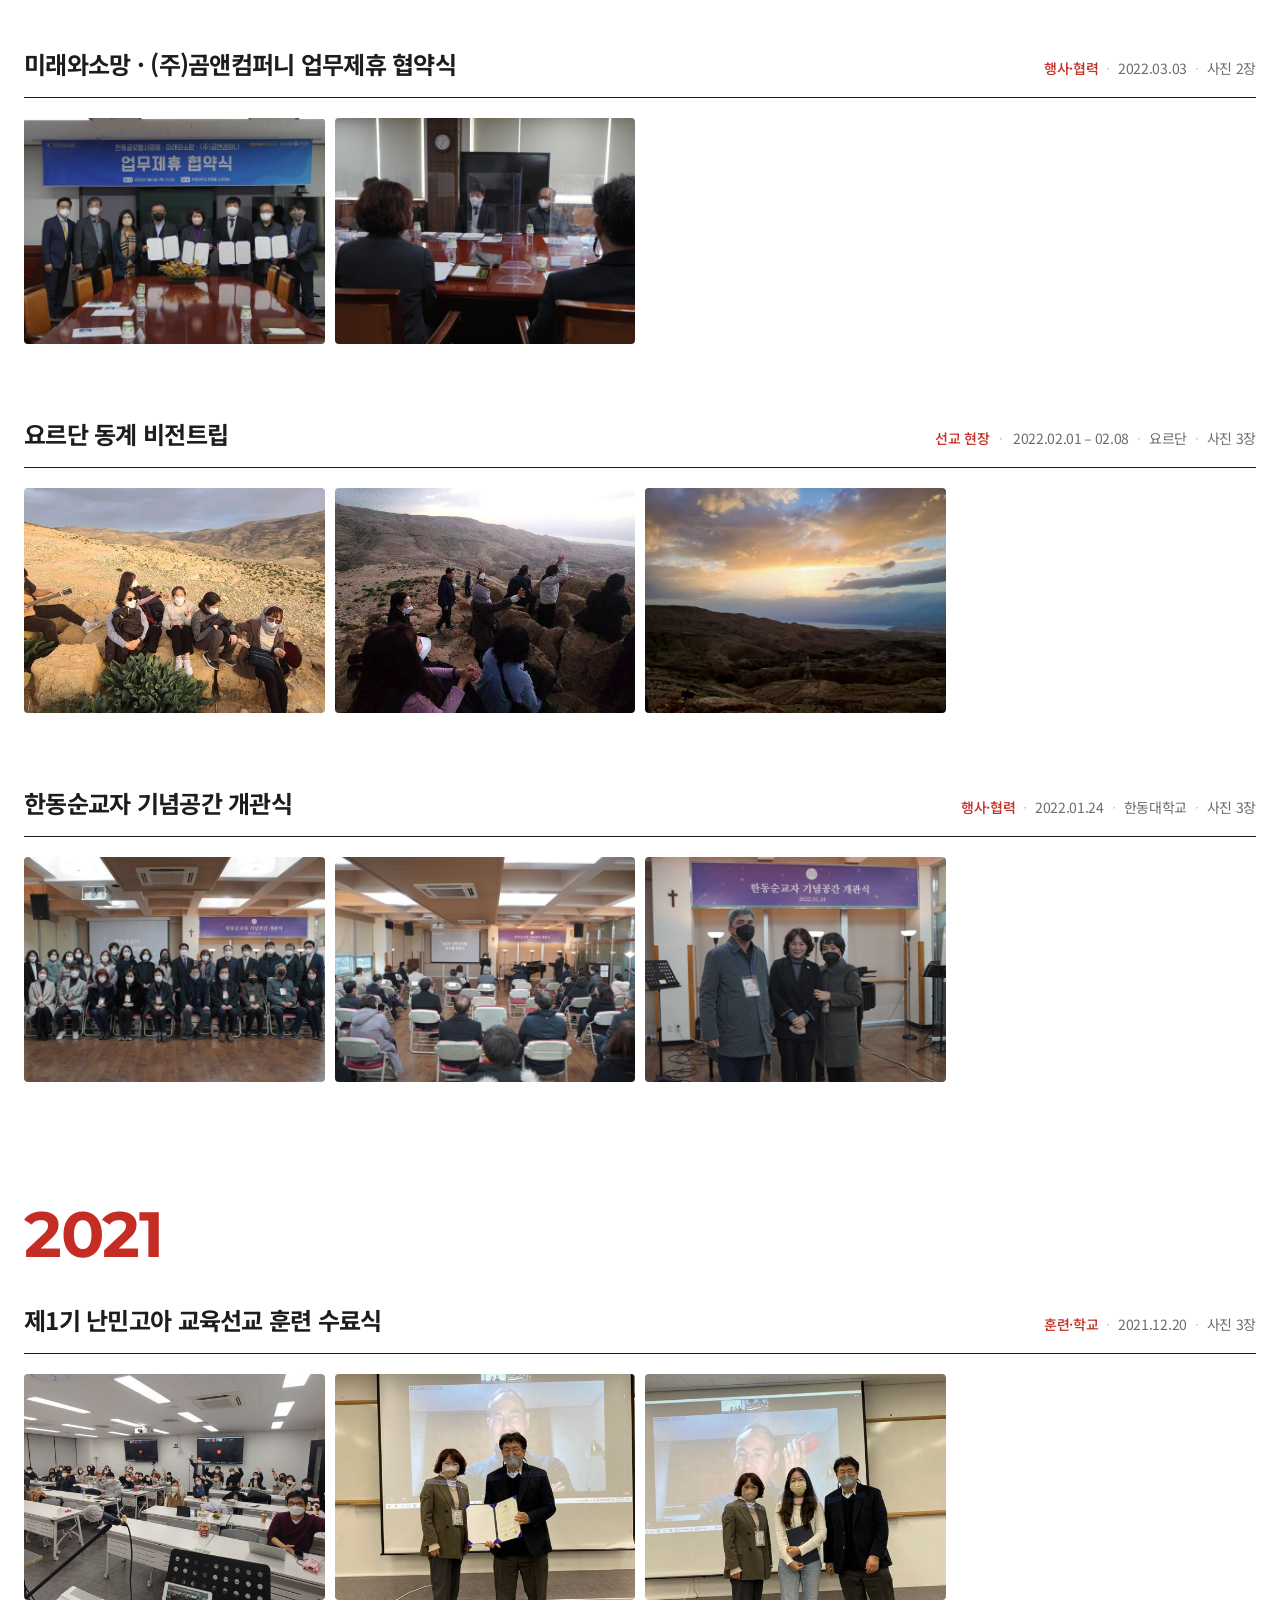
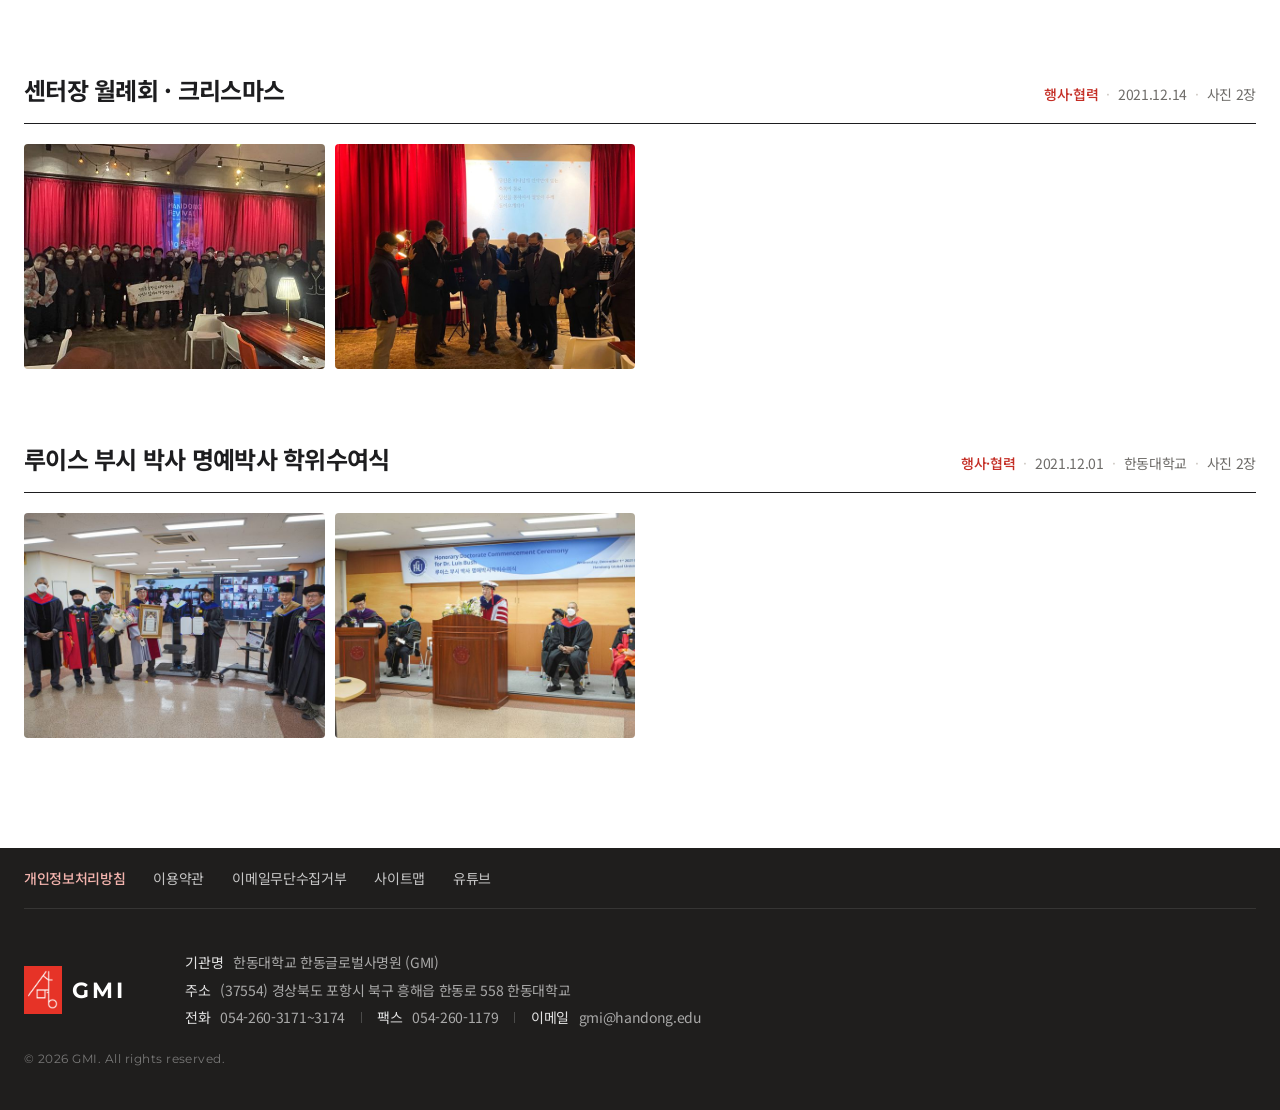
<file: gallery.html>
<!DOCTYPE html>
<html lang="ko">
<head>
  <meta charset="UTF-8" />
  <meta name="viewport" content="width=device-width, initial-scale=1.0" />
  <title>포토갤러리 | 한동 글로벌 사명원</title>
  <link rel="preconnect" href="https://fonts.googleapis.com" />
  <link href="https://fonts.googleapis.com/css2?family=Montserrat:wght@500;600;700&family=Noto+Sans+KR:wght@300;400;500;700;900&display=swap" rel="stylesheet" />
  <link rel="icon" type="image/png" href="images/favicon.png" />
  <link rel="stylesheet" href="css/style.css" />
</head>
<body class="sub-page">
  <!-- ===== 상단 헤더 / 메뉴 ===== -->
  <header class="header" id="header">
    <div class="inner header-inner">
      <a href="index.html" class="logo">
        <img class="logo-mark" src="images/logo.png" alt="GMI 로고" />
        <span class="logo-text">
          <strong>GMI</strong>
          <small>한동 글로벌 사명원</small>
        </span>
      </a>

      <nav class="gnb" id="gnb" aria-label="주 메뉴">
        <ul class="gnb-list">
          <li><a href="about.html">소개</a>
            <ul class="sub">
              <li><a href="about.html#greeting">인사말</a></li>
              <li><a href="about.html#purpose">GMI 목적</a></li>
              <li><a href="about.html#activity">GMI 활동</a></li>
              <li><a href="about.html#location">오시는 길</a></li>
            </ul>
          </li>
          <li><a href="programs.html">프로그램 소개</a>
            <ul class="sub">
              <li><a href="programs.html#discover">사명 발견</a></li>
              <li><a href="programs.html#training">선교 훈련</a></li>
              <li><a href="programs.html#field">선교 현장</a></li>
              <li><a href="programs.html#international">국제학생</a></li>
            </ul>
          </li>
          <li><a href="index.html#notice">공지사항</a>
            <ul class="sub">
              <li><a href="index.html#notice">공지사항</a></li>
              <li><a href="#">소식</a></li>
            </ul>
          </li>
          <li><a href="gallery.html">포토갤러리</a>
            <ul class="sub">
              <li><a href="gallery.html#field">선교 현장</a></li>
              <li><a href="gallery.html#school">훈련·학교</a></li>
              <li><a href="gallery.html#forum">포럼</a></li>
              <li><a href="gallery.html#event">행사·협력</a></li>
            </ul>
          </li>
          <li><a href="#">자료</a>
            <ul class="sub">
              <li><a href="#">자료실</a></li>
              <li><a href="#">서식 다운로드</a></li>
            </ul>
          </li>
          <li><a href="index.html#contact">문의</a>
            <ul class="sub">
              <li><a href="#">자주 묻는 질문</a></li>
              <li><a href="index.html#contact">문의하기</a></li>
            </ul>
          </li>
        </ul>
      </nav>

      <button class="menu-btn" id="menuBtn" aria-label="메뉴 열기" aria-expanded="false">
        <span></span><span></span><span></span>
      </button>
    </div>

    <!-- 메뉴에 마우스를 올리면 펼쳐지는 흰 배경 + 왼쪽 안내 문구 -->
    <div class="mega-bg">
      <div class="inner mega-inner">
        <div class="mega-intro">
          <p class="mega-eyebrow">GMI</p>
          <p class="mega-title">함께하는 공간,<br />함께 자라는 사람들</p>
        </div>
      </div>
    </div>
  </header>

  <!-- ===== 페이지 상단 이미지 ===== -->
  <section class="sub-visual" style="background-image:url('images/photos/hero-jordan-wadirum.jpg')">
    <div class="inner">
      <h1>포토갤러리</h1>
      <p class="breadcrumb"><a href="index.html">홈</a> <span aria-hidden="true">›</span> 포토갤러리</p>
    </div>
  </section>

  <!-- ===== 분류 탭 (주소 끝에 #field, #school, #forum, #event 를 붙이면 해당 분류만 보임) ===== -->
  <nav class="sub-tabs gallery-filter" aria-label="사진 분류">
    <div class="inner">
      <a href="#all" data-filter="all">전체</a>
      <a href="#field" data-filter="field">선교 현장</a>
      <a href="#school" data-filter="school">훈련·학교</a>
      <a href="#forum" data-filter="forum">포럼</a>
      <a href="#event" data-filter="event">행사·협력</a>
    </div>
  </nav>

  <!-- ===== 앨범 =====
       사진 추가: images/gallery/앨범폴더/ 에 사진(03.jpg)과 작은 사진(03_t.jpg)을 넣고
       아래 album-grid 안에 <li> 한 줄을 복사해 경로와 설명(data-caption)을 바꾸세요.
       새 앨범은 해당 연도(<section class="year-group">) 안에 <section class="album"> 블록을 통째로 복사하면 됩니다. (최신 앨범이 위) -->
  <main class="section gallery-page">
    <div class="inner">
      <nav class="year-nav" aria-label="연도 바로가기">
        <span>연도</span>
        <a href="#y2026">2026</a>
        <a href="#y2025">2025</a>
        <a href="#y2024">2024</a>
        <a href="#y2022">2022</a>
        <a href="#y2021">2021</a>
      </nav>
      <section class="year-group" id="y2026">
        <h2 class="year-title">2026</h2>
        <section class="album" data-cat="event" id="kingdom-2026">
          <header class="album-head">
            <h3>2026-2 킹덤빌더 콘서트</h3>
            <p><span class="album-cat">행사·협력</span><time>2026.10.02</time><span>한동대학교</span><span>사진 11장</span></p>
          </header>
          <ul class="album-grid">
              <li><a href="images/gallery/kingdom-2026/01.jpg" data-caption="강연"><img src="images/gallery/kingdom-2026/01_t.jpg" alt="2026-2 킹덤빌더 콘서트 – 강연" loading="lazy" /></a></li>
              <li><a href="images/gallery/kingdom-2026/02.jpg" data-caption="킹덤빌더 메시지"><img src="images/gallery/kingdom-2026/02_t.jpg" alt="2026-2 킹덤빌더 콘서트 – 킹덤빌더 메시지" loading="lazy" /></a></li>
              <li><a href="images/gallery/kingdom-2026/03.jpg" data-caption="찬양 인도"><img src="images/gallery/kingdom-2026/03_t.jpg" alt="2026-2 킹덤빌더 콘서트 – 찬양 인도" loading="lazy" /></a></li>
              <li><a href="images/gallery/kingdom-2026/04.jpg" data-caption="“So Lord, let me serve”"><img src="images/gallery/kingdom-2026/04_t.jpg" alt="2026-2 킹덤빌더 콘서트 – “So Lord, let me serve”" loading="lazy" /></a></li>
              <li><a href="images/gallery/kingdom-2026/05.jpg" data-caption="콘서트 무대"><img src="images/gallery/kingdom-2026/05_t.jpg" alt="2026-2 킹덤빌더 콘서트 – 콘서트 무대" loading="lazy" /></a></li>
              <li><a href="images/gallery/kingdom-2026/06.jpg" data-caption="함께 찬양하는 학생들"><img src="images/gallery/kingdom-2026/06_t.jpg" alt="2026-2 킹덤빌더 콘서트 – 함께 찬양하는 학생들" loading="lazy" /></a></li>
              <li><a href="images/gallery/kingdom-2026/07.jpg" data-caption="손을 들고 드리는 찬양"><img src="images/gallery/kingdom-2026/07_t.jpg" alt="2026-2 킹덤빌더 콘서트 – 손을 들고 드리는 찬양" loading="lazy" /></a></li>
              <li><a href="images/gallery/kingdom-2026/08.jpg" data-caption="예배하는 학생들"><img src="images/gallery/kingdom-2026/08_t.jpg" alt="2026-2 킹덤빌더 콘서트 – 예배하는 학생들" loading="lazy" /></a></li>
              <li><a href="images/gallery/kingdom-2026/09.jpg" data-caption="무대 위 나눔"><img src="images/gallery/kingdom-2026/09_t.jpg" alt="2026-2 킹덤빌더 콘서트 – 무대 위 나눔" loading="lazy" /></a></li>
              <li><a href="images/gallery/kingdom-2026/10.jpg" data-caption="마지막 찬양"><img src="images/gallery/kingdom-2026/10_t.jpg" alt="2026-2 킹덤빌더 콘서트 – 마지막 찬양" loading="lazy" /></a></li>
              <li><a href="images/gallery/kingdom-2026/11.jpg" data-caption="말씀 선포"><img src="images/gallery/kingdom-2026/11_t.jpg" alt="2026-2 킹덤빌더 콘서트 – 말씀 선포" loading="lazy" /></a></li>
          </ul>
        </section>
      </section>
      <section class="year-group" id="y2025">
        <h2 class="year-title">2025</h2>
        <section class="album" data-cat="field" id="indonesia-2025">
          <header class="album-head">
            <h3>2025 인도네시아 선교</h3>
            <p><span class="album-cat">선교 현장</span><time>2025.07</time><span>인도네시아</span><span>사진 3장</span></p>
          </header>
          <ul class="album-grid">
              <li><a href="images/gallery/indonesia-2025/01.jpg" data-caption="현지 학생들과 단체사진"><img src="images/gallery/indonesia-2025/01_t.jpg" alt="2025 인도네시아 선교 – 현지 학생들과 단체사진" loading="lazy" /></a></li>
              <li><a href="images/gallery/indonesia-2025/02.jpg" data-caption="현지 관계자들과 함께"><img src="images/gallery/indonesia-2025/02_t.jpg" alt="2025 인도네시아 선교 – 현지 관계자들과 함께" loading="lazy" /></a></li>
              <li><a href="images/gallery/indonesia-2025/03.jpg" data-caption="현지 간담회"><img src="images/gallery/indonesia-2025/03_t.jpg" alt="2025 인도네시아 선교 – 현지 간담회" loading="lazy" /></a></li>
          </ul>
        </section>
      </section>
      <section class="year-group" id="y2024">
        <h2 class="year-title">2024</h2>
        <section class="album" data-cat="field" id="indonesia-2024">
          <header class="album-head">
            <h3>인도네시아 비전트립</h3>
            <p><span class="album-cat">선교 현장</span><time>2024.01 – 02</time><span>인도네시아 수마트라</span><span>사진 1장</span></p>
          </header>
          <ul class="album-grid">
              <li><a href="images/gallery/indonesia-2024/01.jpg" data-caption="수마트라 학교 방문"><img src="images/gallery/indonesia-2024/01_t.jpg" alt="인도네시아 비전트립 – 수마트라 학교 방문" loading="lazy" /></a></li>
          </ul>
        </section>
      </section>
      <section class="year-group" id="y2022">
        <h2 class="year-title">2022</h2>
        <section class="album" data-cat="school" id="mission-school-2022-2">
          <header class="album-head">
            <h3>2022-2 한동사명학교</h3>
            <p><span class="album-cat">훈련·학교</span><time>2022 2학기</time><span>한동대학교</span><span>사진 3장</span></p>
          </header>
          <ul class="album-grid">
              <li><a href="images/gallery/mission-school-2022-2/01.jpg" data-caption="참가자 단체사진"><img src="images/gallery/mission-school-2022-2/01_t.jpg" alt="2022-2 한동사명학교 – 참가자 단체사진" loading="lazy" /></a></li>
              <li><a href="images/gallery/mission-school-2022-2/02.jpg" data-caption="강의"><img src="images/gallery/mission-school-2022-2/02_t.jpg" alt="2022-2 한동사명학교 – 강의" loading="lazy" /></a></li>
              <li><a href="images/gallery/mission-school-2022-2/03.jpg" data-caption="함께 나누는 시간"><img src="images/gallery/mission-school-2022-2/03_t.jpg" alt="2022-2 한동사명학교 – 함께 나누는 시간" loading="lazy" /></a></li>
          </ul>
        </section>
        <section class="album" data-cat="field" id="jordan-2022-summer">
          <header class="album-head">
            <h3>요르단 하계 비전트립</h3>
            <p><span class="album-cat">선교 현장</span><time>2022.07 – 08</time><span>요르단</span><span>사진 7장</span></p>
          </header>
          <ul class="album-grid">
              <li><a href="images/gallery/jordan-2022-summer/01.jpg" data-caption="와디럼 사막에서"><img src="images/gallery/jordan-2022-summer/01_t.jpg" alt="요르단 하계 비전트립 – 와디럼 사막에서" loading="lazy" /></a></li>
              <li><a href="images/gallery/jordan-2022-summer/02.jpg" data-caption="해 질 녘 와디럼"><img src="images/gallery/jordan-2022-summer/02_t.jpg" alt="요르단 하계 비전트립 – 해 질 녘 와디럼" loading="lazy" /></a></li>
              <li><a href="images/gallery/jordan-2022-summer/03.jpg" data-caption="사막을 걷는 팀"><img src="images/gallery/jordan-2022-summer/03_t.jpg" alt="요르단 하계 비전트립 – 사막을 걷는 팀" loading="lazy" /></a></li>
              <li><a href="images/gallery/jordan-2022-summer/04.jpg" data-caption="아이들과 함께한 미술 수업"><img src="images/gallery/jordan-2022-summer/04_t.jpg" alt="요르단 하계 비전트립 – 아이들과 함께한 미술 수업" loading="lazy" /></a></li>
              <li><a href="images/gallery/jordan-2022-summer/05.jpg" data-caption="현지 교회 아동 프로그램"><img src="images/gallery/jordan-2022-summer/05_t.jpg" alt="요르단 하계 비전트립 – 현지 교회 아동 프로그램" loading="lazy" /></a></li>
              <li><a href="images/gallery/jordan-2022-summer/06.jpg" data-caption="요르단 아이들과 함께"><img src="images/gallery/jordan-2022-summer/06_t.jpg" alt="요르단 하계 비전트립 – 요르단 아이들과 함께" loading="lazy" /></a></li>
              <li><a href="images/gallery/jordan-2022-summer/07.jpg" data-caption="현지 친구들과 찬양"><img src="images/gallery/jordan-2022-summer/07_t.jpg" alt="요르단 하계 비전트립 – 현지 친구들과 찬양" loading="lazy" /></a></li>
          </ul>
        </section>
        <section class="album" data-cat="forum" id="forum-2022">
          <header class="album-head">
            <h3>2022 사명선교포럼</h3>
            <p><span class="album-cat">포럼</span><time>2022.04 – 05</time><span>한동대학교</span><span>사진 3장</span></p>
          </header>
          <ul class="album-grid">
              <li><a href="images/gallery/forum-2022/01.jpg" data-caption="7차 · 요르단 (2022.04.26)"><img src="images/gallery/forum-2022/01_t.jpg" alt="2022 사명선교포럼 – 7차 · 요르단 (2022.04.26)" loading="lazy" /></a></li>
              <li><a href="images/gallery/forum-2022/02.jpg" data-caption="5차 · 케냐 (2022.04.12)"><img src="images/gallery/forum-2022/02_t.jpg" alt="2022 사명선교포럼 – 5차 · 케냐 (2022.04.12)" loading="lazy" /></a></li>
              <li><a href="images/gallery/forum-2022/03.jpg" data-caption="9차 · 우크라이나 (2022.05.10)"><img src="images/gallery/forum-2022/03_t.jpg" alt="2022 사명선교포럼 – 9차 · 우크라이나 (2022.05.10)" loading="lazy" /></a></li>
          </ul>
        </section>
        <section class="album" data-cat="school" id="mission-school-2022-1">
          <header class="album-head">
            <h3>2022-1 한동사명학교</h3>
            <p><span class="album-cat">훈련·학교</span><time>2022.05</time><span>한동대학교</span><span>사진 3장</span></p>
          </header>
          <ul class="album-grid">
              <li><a href="images/gallery/mission-school-2022-1/01.jpg" data-caption="참가자 단체사진"><img src="images/gallery/mission-school-2022-1/01_t.jpg" alt="2022-1 한동사명학교 – 참가자 단체사진" loading="lazy" /></a></li>
              <li><a href="images/gallery/mission-school-2022-1/02.jpg" data-caption="함께 드리는 예배"><img src="images/gallery/mission-school-2022-1/02_t.jpg" alt="2022-1 한동사명학교 – 함께 드리는 예배" loading="lazy" /></a></li>
              <li><a href="images/gallery/mission-school-2022-1/03.jpg" data-caption="조별 나눔"><img src="images/gallery/mission-school-2022-1/03_t.jpg" alt="2022-1 한동사명학교 – 조별 나눔" loading="lazy" /></a></li>
          </ul>
        </section>
        <section class="album" data-cat="event" id="mission-coffee-2022">
          <header class="album-head">
            <h3>미션커피 오픈</h3>
            <p><span class="album-cat">행사·협력</span><time>2022.04.08</time><span>사진 1장</span></p>
          </header>
          <ul class="album-grid">
              <li><a href="images/gallery/mission-coffee-2022/01.jpg" data-caption="“꿈이 포도주로, 커피가 사명으로”"><img src="images/gallery/mission-coffee-2022/01_t.jpg" alt="미션커피 오픈 – “꿈이 포도주로, 커피가 사명으로”" loading="lazy" /></a></li>
          </ul>
        </section>
        <section class="album" data-cat="event" id="mou-2022">
          <header class="album-head">
            <h3>미래와소망 · (주)곰앤컴퍼니 업무제휴 협약식</h3>
            <p><span class="album-cat">행사·협력</span><time>2022.03.03</time><span>사진 2장</span></p>
          </header>
          <ul class="album-grid">
              <li><a href="images/gallery/mou-2022/01.jpg" data-caption="협약 후 기념사진"><img src="images/gallery/mou-2022/01_t.jpg" alt="미래와소망 · (주)곰앤컴퍼니 업무제휴 협약식 – 협약 후 기념사진" loading="lazy" /></a></li>
              <li><a href="images/gallery/mou-2022/02.jpg" data-caption="협약식"><img src="images/gallery/mou-2022/02_t.jpg" alt="미래와소망 · (주)곰앤컴퍼니 업무제휴 협약식 – 협약식" loading="lazy" /></a></li>
          </ul>
        </section>
        <section class="album" data-cat="field" id="jordan-2022-winter">
          <header class="album-head">
            <h3>요르단 동계 비전트립</h3>
            <p><span class="album-cat">선교 현장</span><time>2022.02.01 – 02.08</time><span>요르단</span><span>사진 3장</span></p>
          </header>
          <ul class="album-grid">
              <li><a href="images/gallery/jordan-2022-winter/01.jpg" data-caption="산 위에서 드린 찬양"><img src="images/gallery/jordan-2022-winter/01_t.jpg" alt="요르단 동계 비전트립 – 산 위에서 드린 찬양" loading="lazy" /></a></li>
              <li><a href="images/gallery/jordan-2022-winter/02.jpg" data-caption="사해를 바라보며 기도"><img src="images/gallery/jordan-2022-winter/02_t.jpg" alt="요르단 동계 비전트립 – 사해를 바라보며 기도" loading="lazy" /></a></li>
              <li><a href="images/gallery/jordan-2022-winter/03.jpg" data-caption="사해 협곡의 노을"><img src="images/gallery/jordan-2022-winter/03_t.jpg" alt="요르단 동계 비전트립 – 사해 협곡의 노을" loading="lazy" /></a></li>
          </ul>
        </section>
        <section class="album" data-cat="event" id="martyrs-2022">
          <header class="album-head">
            <h3>한동순교자 기념공간 개관식</h3>
            <p><span class="album-cat">행사·협력</span><time>2022.01.24</time><span>한동대학교</span><span>사진 3장</span></p>
          </header>
          <ul class="album-grid">
              <li><a href="images/gallery/martyrs-2022/01.jpg" data-caption="참석자 단체사진"><img src="images/gallery/martyrs-2022/01_t.jpg" alt="한동순교자 기념공간 개관식 – 참석자 단체사진" loading="lazy" /></a></li>
              <li><a href="images/gallery/martyrs-2022/02.jpg" data-caption="개관 예배"><img src="images/gallery/martyrs-2022/02_t.jpg" alt="한동순교자 기념공간 개관식 – 개관 예배" loading="lazy" /></a></li>
              <li><a href="images/gallery/martyrs-2022/03.jpg" data-caption="기념 촬영"><img src="images/gallery/martyrs-2022/03_t.jpg" alt="한동순교자 기념공간 개관식 – 기념 촬영" loading="lazy" /></a></li>
          </ul>
        </section>
      </section>
      <section class="year-group" id="y2021">
        <h2 class="year-title">2021</h2>
        <section class="album" data-cat="school" id="refugee-training-2021">
          <header class="album-head">
            <h3>제1기 난민고아 교육선교 훈련 수료식</h3>
            <p><span class="album-cat">훈련·학교</span><time>2021.12.20</time><span>사진 3장</span></p>
          </header>
          <ul class="album-grid">
              <li><a href="images/gallery/refugee-training-2021/01.jpg" data-caption="수료식 현장"><img src="images/gallery/refugee-training-2021/01_t.jpg" alt="제1기 난민고아 교육선교 훈련 수료식 – 수료식 현장" loading="lazy" /></a></li>
              <li><a href="images/gallery/refugee-training-2021/02.jpg" data-caption="수료증 수여"><img src="images/gallery/refugee-training-2021/02_t.jpg" alt="제1기 난민고아 교육선교 훈련 수료식 – 수료증 수여" loading="lazy" /></a></li>
              <li><a href="images/gallery/refugee-training-2021/03.jpg" data-caption="수료 기념사진"><img src="images/gallery/refugee-training-2021/03_t.jpg" alt="제1기 난민고아 교육선교 훈련 수료식 – 수료 기념사진" loading="lazy" /></a></li>
          </ul>
        </section>
        <section class="album" data-cat="event" id="centers-2021">
          <header class="album-head">
            <h3>센터장 월례회 · 크리스마스</h3>
            <p><span class="album-cat">행사·협력</span><time>2021.12.14</time><span>사진 2장</span></p>
          </header>
          <ul class="album-grid">
              <li><a href="images/gallery/centers-2021/01.jpg" data-caption="센터장 단체사진"><img src="images/gallery/centers-2021/01_t.jpg" alt="센터장 월례회 · 크리스마스 – 센터장 단체사진" loading="lazy" /></a></li>
              <li><a href="images/gallery/centers-2021/02.jpg" data-caption="월례회"><img src="images/gallery/centers-2021/02_t.jpg" alt="센터장 월례회 · 크리스마스 – 월례회" loading="lazy" /></a></li>
          </ul>
        </section>
        <section class="album" data-cat="event" id="louis-bush-2021">
          <header class="album-head">
            <h3>루이스 부시 박사 명예박사 학위수여식</h3>
            <p><span class="album-cat">행사·협력</span><time>2021.12.01</time><span>한동대학교</span><span>사진 2장</span></p>
          </header>
          <ul class="album-grid">
              <li><a href="images/gallery/louis-bush-2021/01.jpg" data-caption="학위수여식 기념사진"><img src="images/gallery/louis-bush-2021/01_t.jpg" alt="루이스 부시 박사 명예박사 학위수여식 – 학위수여식 기념사진" loading="lazy" /></a></li>
              <li><a href="images/gallery/louis-bush-2021/02.jpg" data-caption="학위수여식"><img src="images/gallery/louis-bush-2021/02_t.jpg" alt="루이스 부시 박사 명예박사 학위수여식 – 학위수여식" loading="lazy" /></a></li>
          </ul>
        </section>
      </section>
    </div>
  </main>

  <!-- ===== 사진 크게 보기 ===== -->
  <div class="lightbox" id="lightbox" hidden>
    <button class="lb-close" aria-label="닫기">&times;</button>
    <button class="lb-prev" aria-label="이전 사진"><svg viewBox="0 0 24 24"><path d="M15 5l-7 7 7 7" /></svg></button>
    <figure>
      <img alt="" />
      <figcaption><strong class="lb-title"></strong><span class="lb-cap"></span><span class="lb-count"></span></figcaption>
    </figure>
    <button class="lb-next" aria-label="다음 사진"><svg viewBox="0 0 24 24"><path d="M9 5l7 7-7 7" /></svg></button>
  </div>

  <!-- ===== 4. 하단 정보 ===== -->
  <footer class="footer" id="contact">
    <div class="inner">
      <div class="footer-top">
        <ul class="footer-links">
          <li><a href="#"><b>개인정보처리방침</b></a></li>
          <li><a href="#">이용약관</a></li>
          <li><a href="#">이메일무단수집거부</a></li>
          <li><a href="#">사이트맵</a></li>
          <li><a href="https://www.youtube.com/channel/UCgSFm052-Du0BgyYuWyCRsQ" target="_blank" rel="noopener">유튜브</a></li>
        </ul>
      </div>
      <div class="footer-main">
        <div class="footer-brand">
          <img class="logo-mark" src="images/logo.png" alt="" />
          <strong>GMI</strong>
        </div>
        <address class="footer-info">
          <p><span>기관명</span> 한동대학교 한동글로벌사명원 (GMI)</p>
          <p><span>주소</span> (37554) 경상북도 포항시 북구 흥해읍 한동로 558 한동대학교</p>
          <p><span>전화</span> 054-260-3171~3174 <i></i> <span>팩스</span> 054-260-1179 <i></i> <span>이메일</span> gmi@handong.edu</p>
        </address>
      </div>
      <p class="copyright">© 2026 GMI. All rights reserved.</p>
    </div>
  </footer>

  <script src="js/main.js"></script>
</body>
</html>
</file>
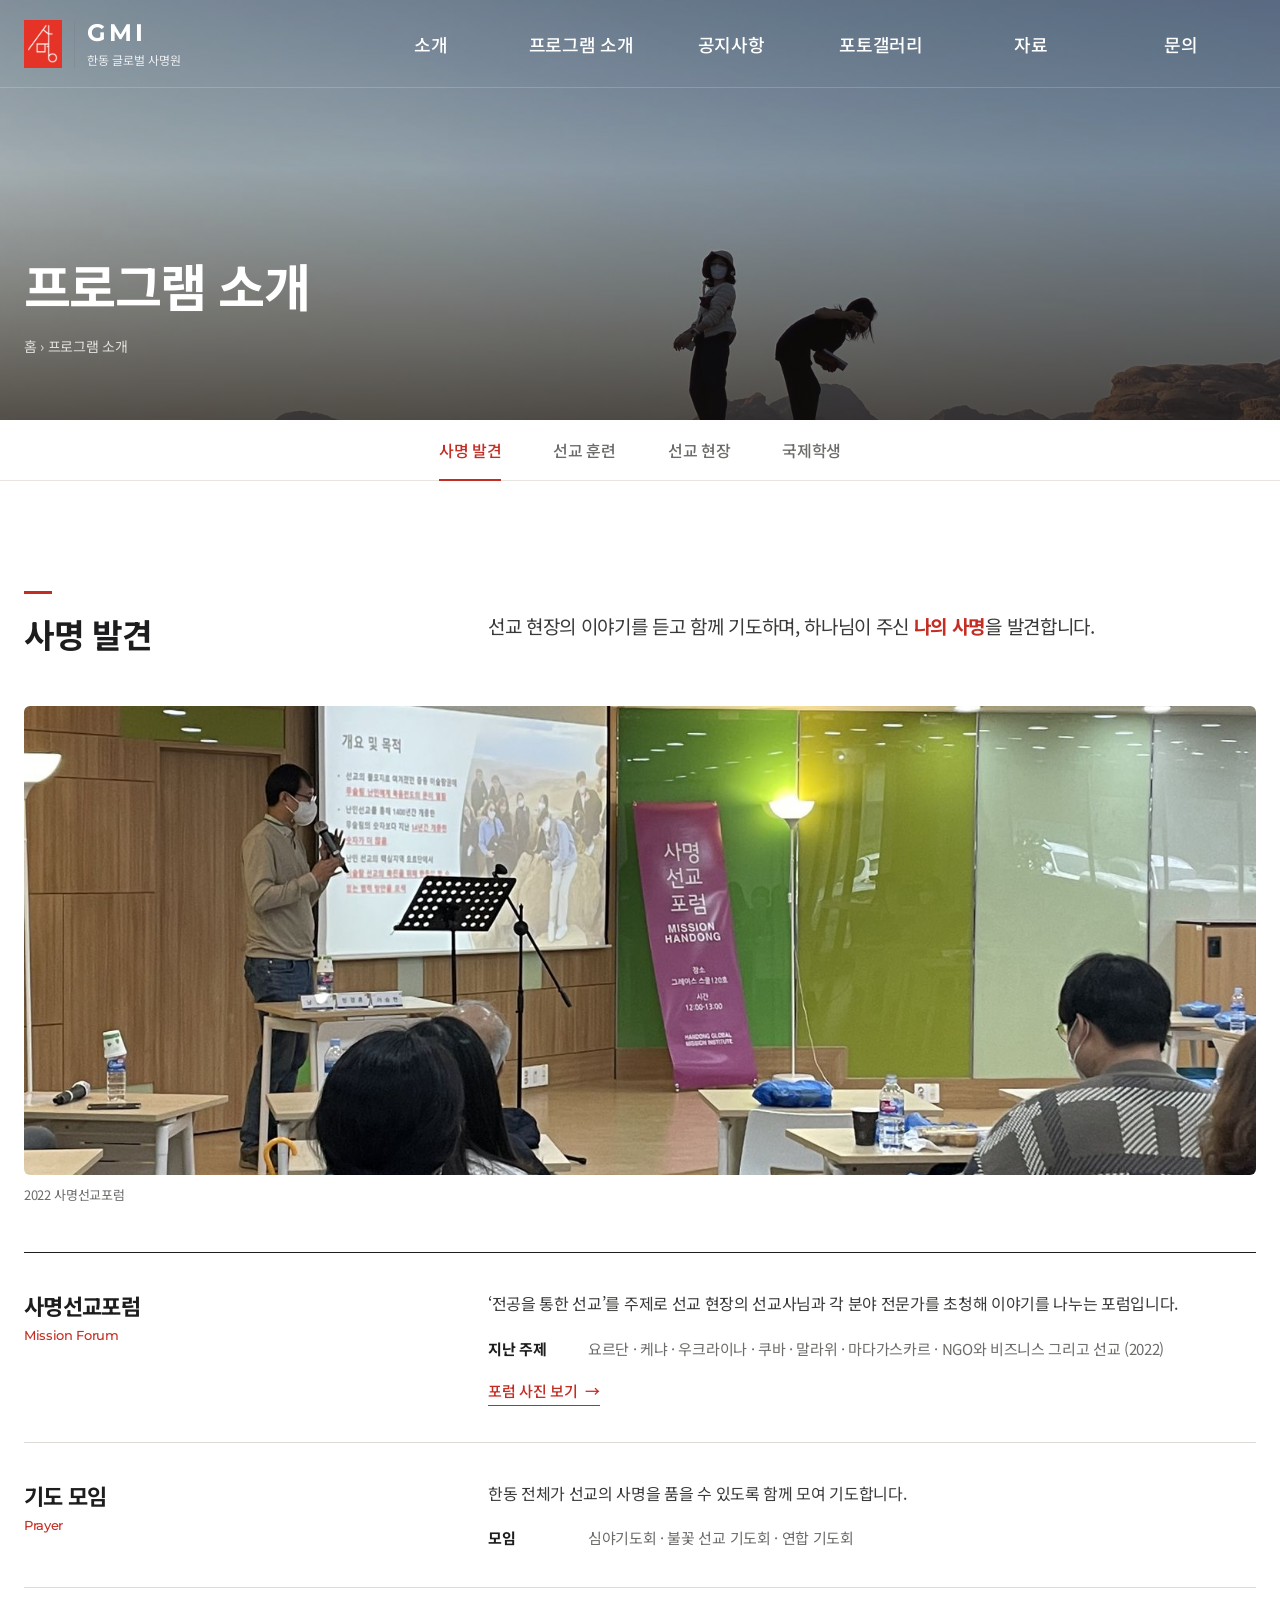
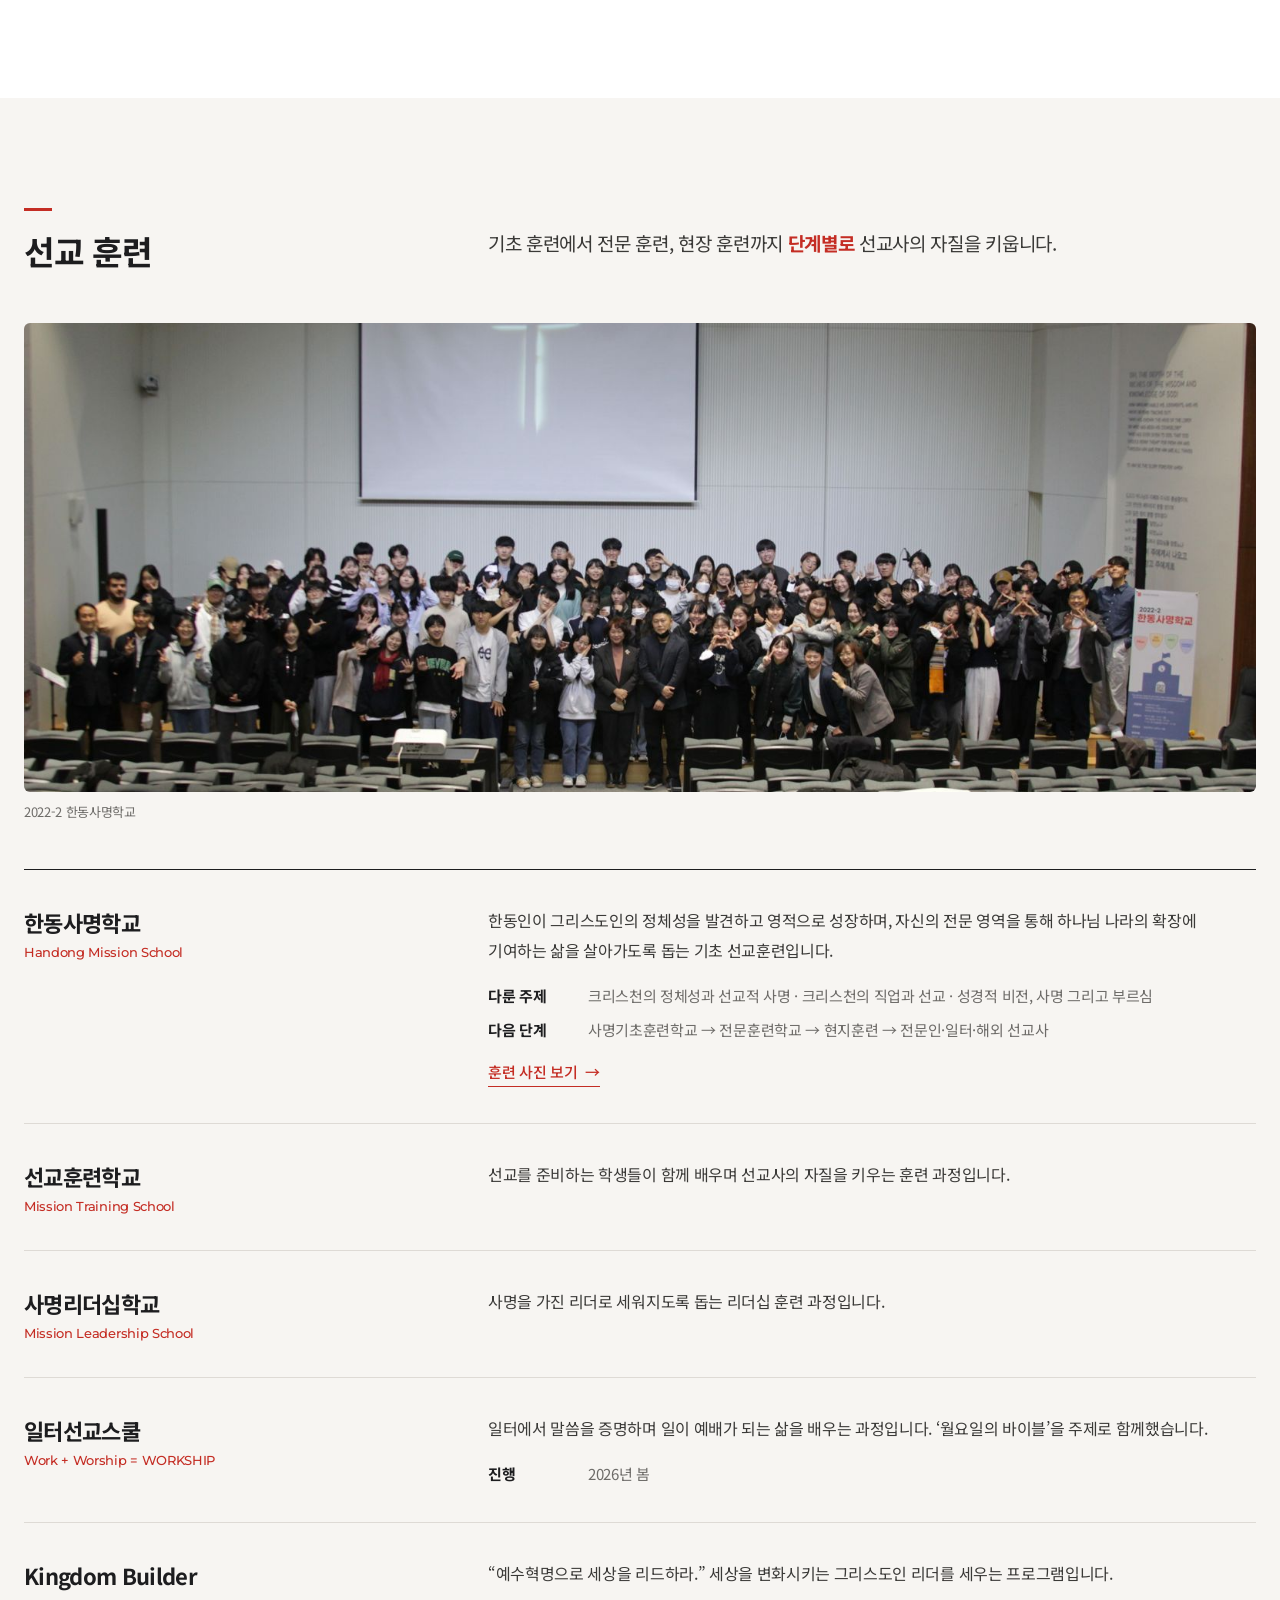
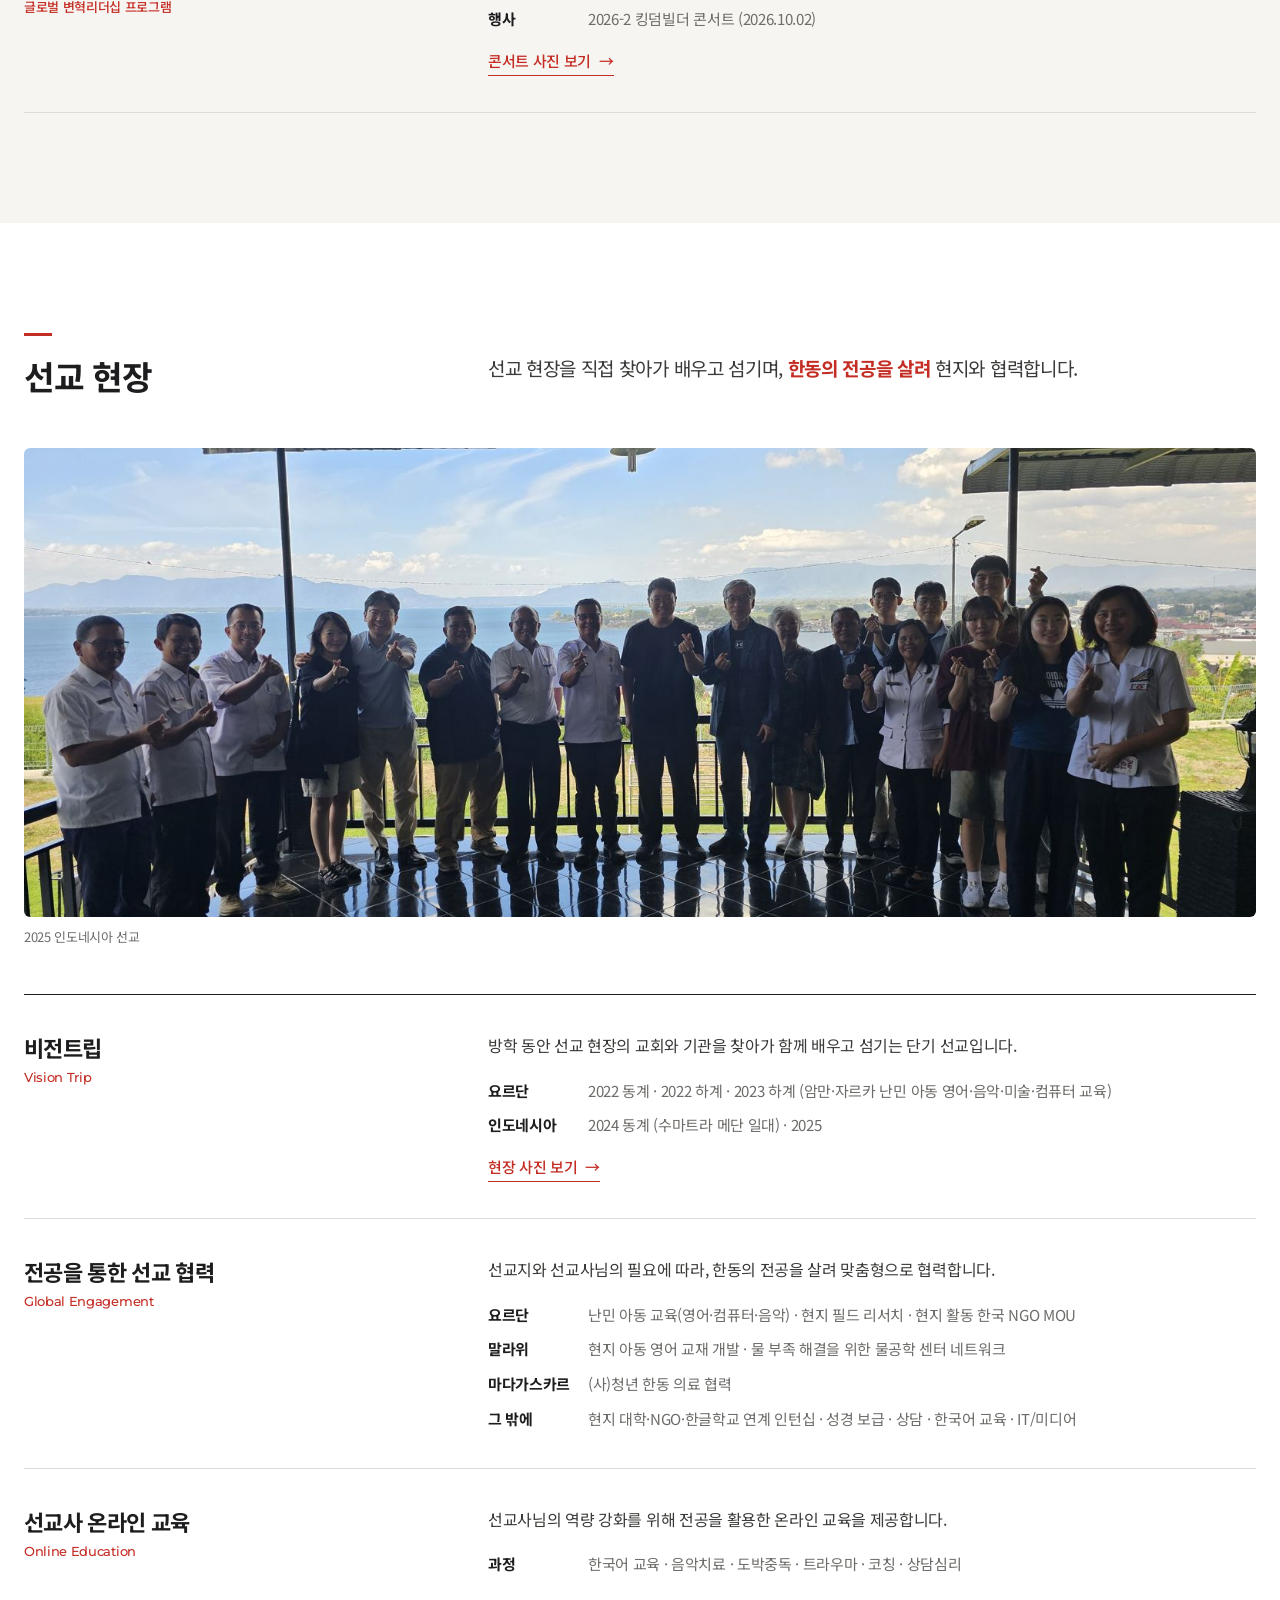
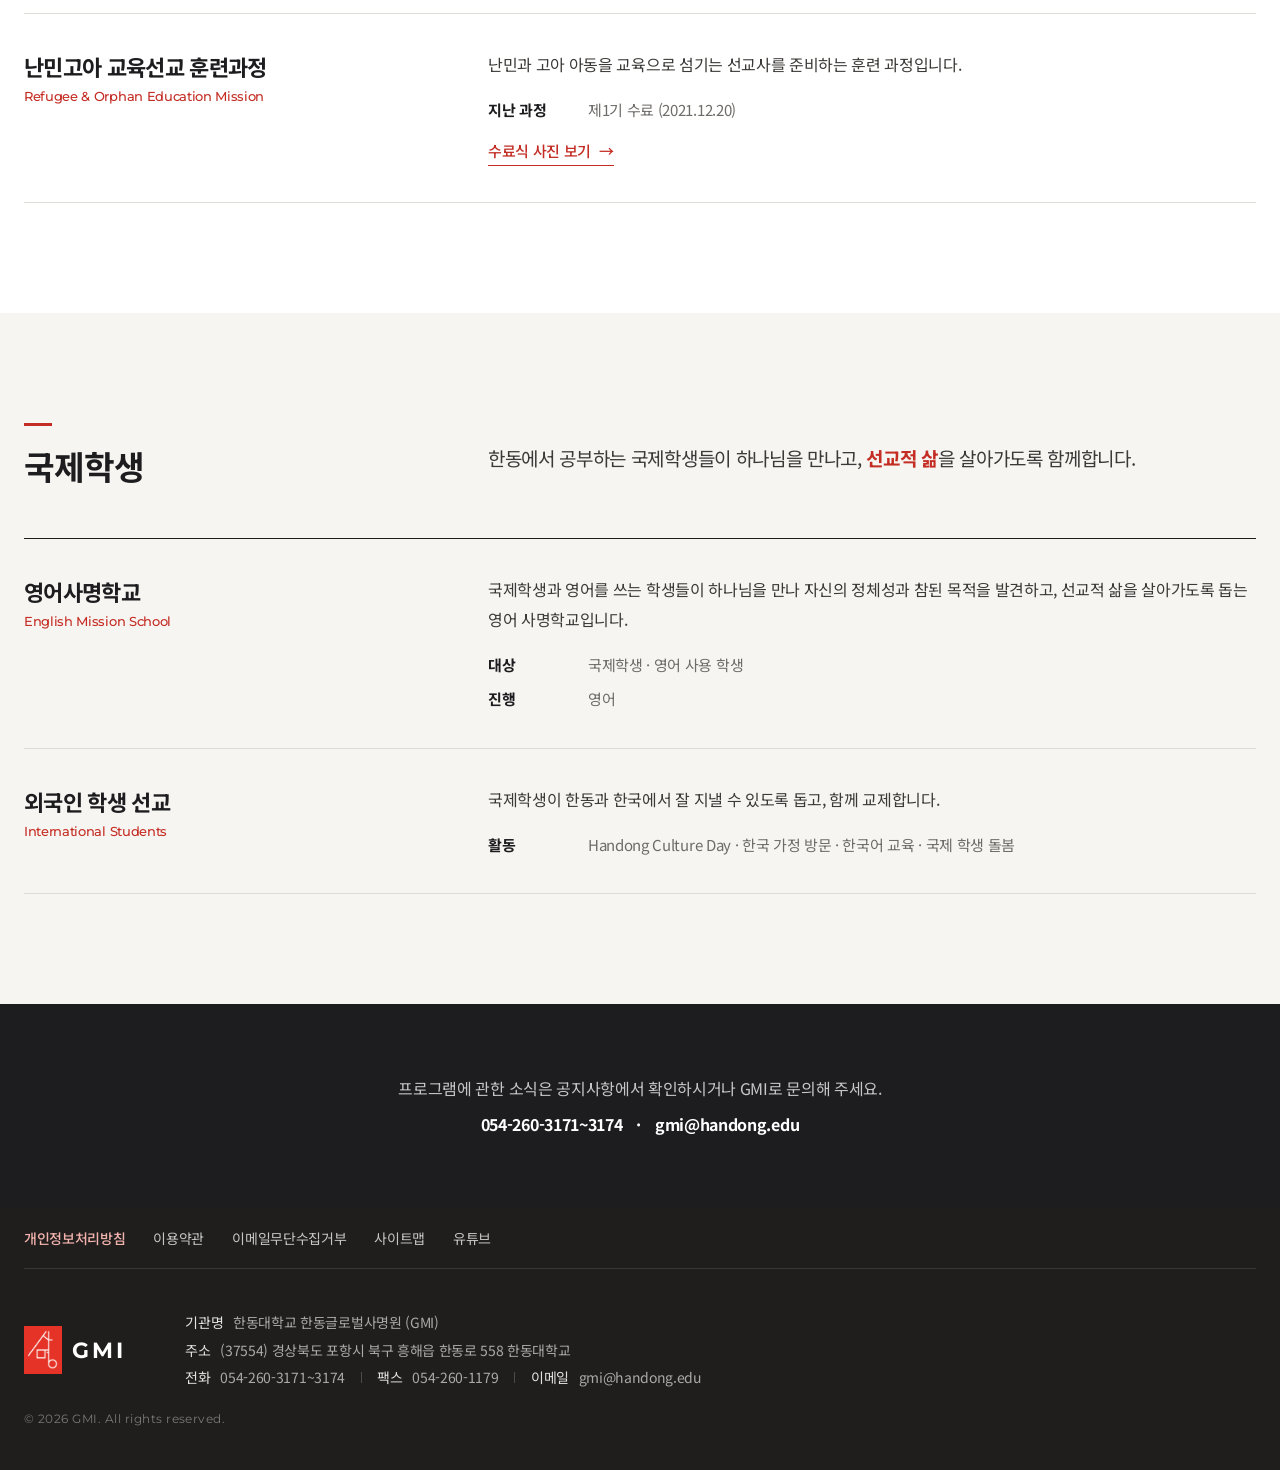
<file: programs.html>
<!DOCTYPE html>
<html lang="ko">
<head>
  <meta charset="UTF-8" />
  <meta name="viewport" content="width=device-width, initial-scale=1.0" />
  <title>프로그램 소개 | 한동 글로벌 사명원</title>
  <link rel="preconnect" href="https://fonts.googleapis.com" />
  <link href="https://fonts.googleapis.com/css2?family=Montserrat:wght@500;600;700&family=Noto+Sans+KR:wght@300;400;500;700;900&display=swap" rel="stylesheet" />
  <link rel="icon" type="image/png" href="images/favicon.png" />
  <link rel="stylesheet" href="css/style.css" />
</head>
<body class="sub-page">
  <!-- ===== 상단 헤더 / 메뉴 ===== -->
  <header class="header" id="header">
    <div class="inner header-inner">
      <a href="index.html" class="logo">
        <img class="logo-mark" src="images/logo.png" alt="GMI 로고" />
        <span class="logo-text">
          <strong>GMI</strong>
          <small>한동 글로벌 사명원</small>
        </span>
      </a>

      <nav class="gnb" id="gnb" aria-label="주 메뉴">
        <ul class="gnb-list">
          <li><a href="about.html">소개</a>
            <ul class="sub">
              <li><a href="about.html#greeting">인사말</a></li>
              <li><a href="about.html#purpose">GMI 목적</a></li>
              <li><a href="about.html#activity">GMI 활동</a></li>
              <li><a href="about.html#location">오시는 길</a></li>
            </ul>
          </li>
          <li><a href="programs.html">프로그램 소개</a>
            <ul class="sub">
              <li><a href="programs.html#discover">사명 발견</a></li>
              <li><a href="programs.html#training">선교 훈련</a></li>
              <li><a href="programs.html#field">선교 현장</a></li>
              <li><a href="programs.html#international">국제학생</a></li>
            </ul>
          </li>
          <li><a href="index.html#notice">공지사항</a>
            <ul class="sub">
              <li><a href="index.html#notice">공지사항</a></li>
              <li><a href="#">소식</a></li>
            </ul>
          </li>
          <li><a href="gallery.html">포토갤러리</a>
            <ul class="sub">
              <li><a href="gallery.html#field">선교 현장</a></li>
              <li><a href="gallery.html#school">훈련·학교</a></li>
              <li><a href="gallery.html#forum">포럼</a></li>
              <li><a href="gallery.html#event">행사·협력</a></li>
            </ul>
          </li>
          <li><a href="#">자료</a>
            <ul class="sub">
              <li><a href="#">자료실</a></li>
              <li><a href="#">서식 다운로드</a></li>
            </ul>
          </li>
          <li><a href="index.html#contact">문의</a>
            <ul class="sub">
              <li><a href="#">자주 묻는 질문</a></li>
              <li><a href="index.html#contact">문의하기</a></li>
            </ul>
          </li>
        </ul>
      </nav>

      <button class="menu-btn" id="menuBtn" aria-label="메뉴 열기" aria-expanded="false">
        <span></span><span></span><span></span>
      </button>
    </div>

    <!-- 메뉴에 마우스를 올리면 펼쳐지는 흰 배경 + 왼쪽 안내 문구 -->
    <div class="mega-bg">
      <div class="inner mega-inner">
        <div class="mega-intro">
          <p class="mega-eyebrow">GMI</p>
          <p class="mega-title">함께하는 공간,<br />함께 자라는 사람들</p>
        </div>
      </div>
    </div>
  </header>

  <!-- ===== 페이지 상단 이미지 ===== -->
  <section class="sub-visual" style="background-image:url('images/gallery/jordan-2022-summer/02.jpg')">
    <div class="inner">
      <h1>프로그램 소개</h1>
      <p class="breadcrumb"><a href="index.html">홈</a> <span aria-hidden="true">›</span> 프로그램 소개</p>
    </div>
  </section>

  <!-- ===== 페이지 안 이동 탭 ===== -->
  <nav class="sub-tabs" aria-label="프로그램 분류">
    <div class="inner">
      <a href="#discover">사명 발견</a>
      <a href="#training">선교 훈련</a>
      <a href="#field">선교 현장</a>
      <a href="#international">국제학생</a>
    </div>
  </nav>

  <!-- 프로그램 추가: 해당 분야의 <article class="prog"> 블록을 복사해 이름·설명·dl(항목)을 바꾸세요.
       내용 출처: GMI 홍보영상 콘티, 2022-2 주요 사업 문서, 비전트립 기안, 포스터, 옛 홈페이지 GMI 활동 -->
  <main>
    <section class="section prog-section" id="discover">
      <div class="inner">
        <div class="about-row">
          <div class="about-side"><h2 class="about-title">사명 발견</h2></div>
          <p class="about-lead">선교 현장의 이야기를 듣고 함께 기도하며, 하나님이 주신 <strong>나의 사명</strong>을 발견합니다.</p>
        </div>
        <figure class="prog-photo"><img src="images/gallery/forum-2022/01.jpg" alt="2022 사명선교포럼" loading="lazy" /><figcaption>2022 사명선교포럼</figcaption></figure>
        <div class="prog-list">
        <article class="prog" id="forum">
          <div class="prog-name">
            <h3>사명선교포럼</h3>
            <p>Mission Forum</p>
          </div>
          <div class="prog-body">
            <p>‘전공을 통한 선교’를 주제로 선교 현장의 선교사님과 각 분야 전문가를 초청해 이야기를 나누는 포럼입니다.</p>
            <dl>
              <dt>지난 주제</dt><dd>요르단 · 케냐 · 우크라이나 · 쿠바 · 말라위 · 마다가스카르 · NGO와 비즈니스 그리고 선교 (2022)</dd>
            </dl>
            <a class="text-link" href="gallery.html#forum-2022">포럼 사진 보기</a>
          </div>
        </article>
        <article class="prog" id="prayer">
          <div class="prog-name">
            <h3>기도 모임</h3>
            <p>Prayer</p>
          </div>
          <div class="prog-body">
            <p>한동 전체가 선교의 사명을 품을 수 있도록 함께 모여 기도합니다.</p>
            <dl>
              <dt>모임</dt><dd>심야기도회 · 불꽃 선교 기도회 · 연합 기도회</dd>
            </dl>
          </div>
        </article>
        </div>
      </div>
    </section>

    <section class="section prog-section prog-soft" id="training">
      <div class="inner">
        <div class="about-row">
          <div class="about-side"><h2 class="about-title">선교 훈련</h2></div>
          <p class="about-lead">기초 훈련에서 전문 훈련, 현장 훈련까지 <strong>단계별로</strong> 선교사의 자질을 키웁니다.</p>
        </div>
        <figure class="prog-photo"><img src="images/gallery/mission-school-2022-2/01.jpg" alt="2022-2 한동사명학교" loading="lazy" /><figcaption>2022-2 한동사명학교</figcaption></figure>
        <div class="prog-list">
        <article class="prog" id="mission-school">
          <div class="prog-name">
            <h3>한동사명학교</h3>
            <p>Handong Mission School</p>
          </div>
          <div class="prog-body">
            <p>한동인이 그리스도인의 정체성을 발견하고 영적으로 성장하며, 자신의 전문 영역을 통해 하나님 나라의 확장에 기여하는 삶을 살아가도록 돕는 기초 선교훈련입니다.</p>
            <dl>
              <dt>다룬 주제</dt><dd>크리스천의 정체성과 선교적 사명 · 크리스천의 직업과 선교 · 성경적 비전, 사명 그리고 부르심</dd>
              <dt>다음 단계</dt><dd>사명기초훈련학교 → 전문훈련학교 → 현지훈련 → 전문인·일터·해외 선교사</dd>
            </dl>
            <a class="text-link" href="gallery.html#school">훈련 사진 보기</a>
          </div>
        </article>
        <article class="prog">
          <div class="prog-name">
            <h3>선교훈련학교</h3>
            <p>Mission Training School</p>
          </div>
          <div class="prog-body">
            <p>선교를 준비하는 학생들이 함께 배우며 선교사의 자질을 키우는 훈련 과정입니다.</p>
          </div>
        </article>
        <article class="prog">
          <div class="prog-name">
            <h3>사명리더십학교</h3>
            <p>Mission Leadership School</p>
          </div>
          <div class="prog-body">
            <p>사명을 가진 리더로 세워지도록 돕는 리더십 훈련 과정입니다.</p>
          </div>
        </article>
        <article class="prog" id="workship">
          <div class="prog-name">
            <h3>일터선교스쿨</h3>
            <p>Work + Worship = WORKSHIP</p>
          </div>
          <div class="prog-body">
            <p>일터에서 말씀을 증명하며 일이 예배가 되는 삶을 배우는 과정입니다. ‘월요일의 바이블’을 주제로 함께했습니다.</p>
            <dl>
              <dt>진행</dt><dd>2026년 봄</dd>
            </dl>
          </div>
        </article>
        <article class="prog" id="kingdom-builder">
          <div class="prog-name">
            <h3>Kingdom Builder</h3>
            <p>글로벌 변혁리더십 프로그램</p>
          </div>
          <div class="prog-body">
            <p>“예수혁명으로 세상을 리드하라.” 세상을 변화시키는 그리스도인 리더를 세우는 프로그램입니다.</p>
            <dl>
              <dt>행사</dt><dd>2026-2 킹덤빌더 콘서트 (2026.10.02)</dd>
            </dl>
            <a class="text-link" href="gallery.html#kingdom-2026">콘서트 사진 보기</a>
          </div>
        </article>
        </div>
      </div>
    </section>

    <section class="section prog-section" id="field">
      <div class="inner">
        <div class="about-row">
          <div class="about-side"><h2 class="about-title">선교 현장</h2></div>
          <p class="about-lead">선교 현장을 직접 찾아가 배우고 섬기며, <strong>한동의 전공을 살려</strong> 현지와 협력합니다.</p>
        </div>
        <figure class="prog-photo"><img src="images/gallery/indonesia-2025/02.jpg" alt="2025 인도네시아 선교" loading="lazy" /><figcaption>2025 인도네시아 선교</figcaption></figure>
        <div class="prog-list">
        <article class="prog" id="vision-trip">
          <div class="prog-name">
            <h3>비전트립</h3>
            <p>Vision Trip</p>
          </div>
          <div class="prog-body">
            <p>방학 동안 선교 현장의 교회와 기관을 찾아가 함께 배우고 섬기는 단기 선교입니다.</p>
            <dl>
              <dt>요르단</dt><dd>2022 동계 · 2022 하계 · 2023 하계 (암만·자르카 난민 아동 영어·음악·미술·컴퓨터 교육)</dd>
              <dt>인도네시아</dt><dd>2024 동계 (수마트라 메단 일대) · 2025</dd>
            </dl>
            <a class="text-link" href="gallery.html#field">현장 사진 보기</a>
          </div>
        </article>
        <article class="prog">
          <div class="prog-name">
            <h3>전공을 통한 선교 협력</h3>
            <p>Global Engagement</p>
          </div>
          <div class="prog-body">
            <p>선교지와 선교사님의 필요에 따라, 한동의 전공을 살려 맞춤형으로 협력합니다.</p>
            <dl>
              <dt>요르단</dt><dd>난민 아동 교육(영어·컴퓨터·음악) · 현지 필드 리서치 · 현지 활동 한국 NGO MOU</dd>
              <dt>말라위</dt><dd>현지 아동 영어 교재 개발 · 물 부족 해결을 위한 물공학 센터 네트워크</dd>
              <dt>마다가스카르</dt><dd>(사)청년 한동 의료 협력</dd>
              <dt>그 밖에</dt><dd>현지 대학·NGO·한글학교 연계 인턴십 · 성경 보급 · 상담 · 한국어 교육 · IT/미디어</dd>
            </dl>
          </div>
        </article>
        <article class="prog">
          <div class="prog-name">
            <h3>선교사 온라인 교육</h3>
            <p>Online Education</p>
          </div>
          <div class="prog-body">
            <p>선교사님의 역량 강화를 위해 전공을 활용한 온라인 교육을 제공합니다.</p>
            <dl>
              <dt>과정</dt><dd>한국어 교육 · 음악치료 · 도박중독 · 트라우마 · 코칭 · 상담심리</dd>
            </dl>
          </div>
        </article>
        <article class="prog">
          <div class="prog-name">
            <h3>난민고아 교육선교 훈련과정</h3>
            <p>Refugee & Orphan Education Mission</p>
          </div>
          <div class="prog-body">
            <p>난민과 고아 아동을 교육으로 섬기는 선교사를 준비하는 훈련 과정입니다.</p>
            <dl>
              <dt>지난 과정</dt><dd>제1기 수료 (2021.12.20)</dd>
            </dl>
            <a class="text-link" href="gallery.html#refugee-training-2021">수료식 사진 보기</a>
          </div>
        </article>
        </div>
      </div>
    </section>

    <section class="section prog-section prog-soft" id="international">
      <div class="inner">
        <div class="about-row">
          <div class="about-side"><h2 class="about-title">국제학생</h2></div>
          <p class="about-lead">한동에서 공부하는 국제학생들이 하나님을 만나고, <strong>선교적 삶</strong>을 살아가도록 함께합니다.</p>
        </div>
        <div class="prog-list">
        <article class="prog" id="english-school">
          <div class="prog-name">
            <h3>영어사명학교</h3>
            <p>English Mission School</p>
          </div>
          <div class="prog-body">
            <p>국제학생과 영어를 쓰는 학생들이 하나님을 만나 자신의 정체성과 참된 목적을 발견하고, 선교적 삶을 살아가도록 돕는 영어 사명학교입니다.</p>
            <dl>
              <dt>대상</dt><dd>국제학생 · 영어 사용 학생</dd>
              <dt>진행</dt><dd>영어</dd>
            </dl>
          </div>
        </article>
        <article class="prog">
          <div class="prog-name">
            <h3>외국인 학생 선교</h3>
            <p>International Students</p>
          </div>
          <div class="prog-body">
            <p>국제학생이 한동과 한국에서 잘 지낼 수 있도록 돕고, 함께 교제합니다.</p>
            <dl>
              <dt>활동</dt><dd>Handong Culture Day · 한국 가정 방문 · 한국어 교육 · 국제 학생 돌봄</dd>
            </dl>
          </div>
        </article>
        </div>
      </div>
    </section>

    <section class="prog-contact">
      <div class="inner">
        <p>프로그램에 관한 소식은 공지사항에서 확인하시거나 GMI로 문의해 주세요.</p>
        <p class="prog-contact-info"><a href="tel:054-260-3171">054-260-3171~3174</a><span aria-hidden="true">·</span><a href="mailto:gmi@handong.edu">gmi@handong.edu</a></p>
      </div>
    </section>
  </main>

  <!-- ===== 4. 하단 정보 ===== -->
  <footer class="footer" id="contact">
    <div class="inner">
      <div class="footer-top">
        <ul class="footer-links">
          <li><a href="#"><b>개인정보처리방침</b></a></li>
          <li><a href="#">이용약관</a></li>
          <li><a href="#">이메일무단수집거부</a></li>
          <li><a href="#">사이트맵</a></li>
          <li><a href="https://www.youtube.com/channel/UCgSFm052-Du0BgyYuWyCRsQ" target="_blank" rel="noopener">유튜브</a></li>
        </ul>
      </div>
      <div class="footer-main">
        <div class="footer-brand">
          <img class="logo-mark" src="images/logo.png" alt="" />
          <strong>GMI</strong>
        </div>
        <address class="footer-info">
          <p><span>기관명</span> 한동대학교 한동글로벌사명원 (GMI)</p>
          <p><span>주소</span> (37554) 경상북도 포항시 북구 흥해읍 한동로 558 한동대학교</p>
          <p><span>전화</span> 054-260-3171~3174 <i></i> <span>팩스</span> 054-260-1179 <i></i> <span>이메일</span> gmi@handong.edu</p>
        </address>
      </div>
      <p class="copyright">© 2026 GMI. All rights reserved.</p>
    </div>
  </footer>

  <script src="js/main.js"></script>
</body>
</html>
</file>
<file: css/style.css>
/* =========================================================
   기본 색상 / 글꼴 (여기 값만 바꾸면 전체 디자인이 바뀝니다)
   ========================================================= */
:root {
  --primary: #c42d24;       /* 메인 빨강 (로고색보다 조금 깊게, 글자용) */
  --primary-light: #e63327; /* 로고 빨강 (강조) */
  --ink: #1d1d1f;           /* 본문 글자 */
  --muted: #6e6c69;         /* 흐린 글자 */
  --line: #e8e5e1;          /* 구분선 */
  --soft: #f7f5f2;          /* 연한 배경 */
  --text: #3b3a38;          /* 긴 글 */
  --paper: #ffffff;         /* 배경 */
  --font: "Noto Sans KR", "Apple SD Gothic Neo", "Malgun Gothic", sans-serif;
  --font-en: "Montserrat", var(--font);
  --header-h: 88px;
  --ease: cubic-bezier(.22, .61, .36, 1);
}

* { margin: 0; padding: 0; box-sizing: border-box; }
html, body { background: var(--paper); }
html { scroll-behavior: smooth; }
/* 메뉴로 이동했을 때 제목이 고정 헤더에 가려지지 않게 */
#notice, #gallery { scroll-margin-top: calc(var(--header-h) + 24px); }
/* 소개 페이지는 목차 탭 높이만큼 더 띄움 */
.sub-page main > section[id], .album, .year-group { scroll-margin-top: calc(var(--header-h) + 64px); }
body {
  font-family: var(--font); color: var(--ink);
  letter-spacing: -0.02em; word-break: keep-all;
  -webkit-font-smoothing: antialiased;
}
a { color: inherit; text-decoration: none; }
ul { list-style: none; }
button { font: inherit; color: inherit; cursor: pointer; border: 0; background: none; }
:focus-visible { outline: 2px solid var(--primary-light); outline-offset: 3px; }

.inner {
  max-width: 1400px; margin: 0 auto;
  padding-left: max(24px, env(safe-area-inset-left, 0px));
  padding-right: max(24px, env(safe-area-inset-right, 0px));
}

/* =========================================================
   헤더 : 처음엔 사진 위에 투명, 마우스를 올리거나 스크롤하면 흰색
   ========================================================= */
.header {
  position: fixed; top: 0; left: 0; right: 0; z-index: 100;
  color: #fff; transition: background .35s var(--ease), color .35s var(--ease);
}
.header::after {
  content: ""; position: absolute; left: 0; right: 0; bottom: 0; height: 1px;
  background: rgba(255,255,255,.18); transition: background .35s;
}
.header.solid, .header.open { background: var(--paper); color: var(--ink); }
.header.solid::after, .header.open::after { background: var(--line); }

.header-inner {
  position: relative; z-index: 2; height: var(--header-h);
  display: flex; align-items: center; justify-content: space-between;
}

/* 로고 */
.logo { position: relative; z-index: 3; display: flex; align-items: center; gap: 12px; flex-shrink: 0; }
.logo-mark { display: block; width: auto; height: 48px; flex-shrink: 0; }
.logo-text {
  display: flex; flex-direction: column; justify-content: center;
  padding-left: 12px; border-left: 1px solid currentColor; border-left-color: rgba(127,127,127,.35);
}
.logo-text strong {
  font-family: var(--font-en); font-size: 24px; font-weight: 700;
  letter-spacing: .12em; line-height: 1;
}
.header.solid .logo-text strong, .header.open .logo-text strong { color: var(--primary); }
.logo-text small { margin-top: 6px; font-size: 12px; font-weight: 400; letter-spacing: 0; opacity: .85; }

/* 주 메뉴 */
.gnb-list { display: flex; }
.gnb-list > li { position: relative; width: 150px; text-align: center; }
.gnb-list > li > a {
  position: relative; display: block; line-height: var(--header-h);
  font-size: 18px; font-weight: 500;
}
.gnb-list > li > a::after {
  content: ""; position: absolute; left: 50%; bottom: -1px; z-index: 1;
  width: 0; height: 2px; background: var(--primary-light);
  transform: translateX(-50%); transition: width .3s var(--ease);
}
.gnb-list > li:hover > a { color: var(--primary-light); }
.gnb-list > li:hover > a::after { width: 100%; }

/* 하위 메뉴 */
.sub {
  position: absolute; top: var(--header-h); left: 0; right: 0;
  height: 270px; padding: 34px 0 0; display: flex; flex-direction: column; gap: 4px;
  opacity: 0; visibility: hidden;
  /* 흰 배경(.mega-bg)과 같은 속도로 위에서부터 펼쳐지게 잘라서, 선이 배경 밖으로 튀어나오지 않게 함 */
  clip-path: inset(0 0 100% 0);
  transition: clip-path .35s var(--ease), opacity .2s, visibility 0s .35s;
}
.gnb-list > li + li .sub { border-left: 1px solid var(--line); }
.sub a {
  display: inline-block; padding: 6px 0; font-size: 15px; color: var(--muted);
  transition: color .2s;
}
.sub a:hover { color: var(--primary); font-weight: 500; }
.header.open .sub {
  opacity: 1; visibility: visible; clip-path: inset(0);
  transition: clip-path .35s var(--ease), opacity .3s .1s, visibility 0s;
}

.mega-bg {
  position: absolute; top: var(--header-h); left: 0; right: 0;
  height: 0; overflow: hidden; background: var(--paper);
  box-shadow: 0 20px 30px -20px rgba(30, 20, 18, .18);
  transition: height .35s var(--ease);
}
.header.open .mega-bg { height: 270px; }
.mega-inner { height: 270px; display: flex; align-items: flex-start; }
.mega-intro { padding-top: 34px; }
.mega-eyebrow { font-family: var(--font-en); font-size: 12px; font-weight: 600; letter-spacing: .25em; color: var(--primary-light); }
.mega-title { margin-top: 12px; font-size: 22px; font-weight: 700; line-height: 1.45; color: var(--ink); }

/* 모바일 메뉴 버튼 */
.menu-btn { display: none; position: relative; width: 28px; height: 20px; }
.menu-btn span {
  position: absolute; left: 0; width: 100%; height: 2px; border-radius: 2px;
  background: currentColor; transition: transform .3s var(--ease), opacity .2s, top .3s var(--ease);
}
.menu-btn span:nth-child(1) { top: 0; }
.menu-btn span:nth-child(2) { top: 9px; }
.menu-btn span:nth-child(3) { top: 18px; }

/* =========================================================
   메인 슬라이드
   ========================================================= */
.hero {
  position: relative; height: 100vh; height: 100svh; min-height: 600px;
  overflow: hidden; background: #1d1d1f; color: #fff;
}
.slide {
  position: absolute; inset: 0; display: flex; align-items: center;
  opacity: 0; visibility: hidden;
  transition: opacity 1.2s var(--ease), visibility 1.2s;
}
.slide.active { opacity: 1; visibility: visible; z-index: 1; }
/* 사진: 천천히 확대되는 효과 */
.slide-bg {
  position: absolute; inset: 0; background-size: cover; background-position: center;
  transform: scale(1.12); transition: transform 7s linear;
}
.slide.active .slide-bg { transform: scale(1); }
/* 글자가 잘 보이도록 왼쪽을 어둡게 */
.slide::before {
  content: ""; position: absolute; inset: 0; z-index: 1;
  background:
    linear-gradient(90deg, rgba(20,16,15,.5) 0%, rgba(20,16,15,.14) 50%, rgba(20,16,15,0) 100%),
    linear-gradient(0deg, rgba(20,16,15,.35) 0%, rgba(20,16,15,0) 55%);
}

/* 사람이 많은 사진: 글자 쪽(왼쪽)을 조금 더 어둡게 */
.slide--busy::before {
  background: linear-gradient(90deg, rgba(20,16,15,.82) 0%, rgba(20,16,15,.55) 45%, rgba(20,16,15,.1) 80%);
}
.slide-text { position: relative; z-index: 2; width: 100%; padding-top: 80px; text-shadow: 0 2px 14px rgba(0,0,0,.4); }
.slide-text > * { opacity: 0; transform: translateY(24px); transition: opacity .9s var(--ease), transform .9s var(--ease); }
.slide.active .slide-text > * { opacity: 1; transform: none; }
.slide.active .slide-text > :nth-child(1) { transition-delay: .35s; }
.slide.active .slide-text > :nth-child(2) { transition-delay: .5s; }
.slide.active .slide-text > :nth-child(3) { transition-delay: .65s; }
.slide.active .slide-text > :nth-child(4) { transition-delay: .8s; }

.eyebrow {
  font-family: var(--font-en); font-size: 12px; font-weight: 600;
  letter-spacing: .24em; text-transform: uppercase; color: rgba(255,255,255,.75);
}
.slide-text h1 {
  margin-top: 22px; font-size: clamp(36px, 5.2vw, 72px);
  font-weight: 700; line-height: 1.22; letter-spacing: -0.035em;
  text-wrap: balance;
}
.lead { margin-top: 24px; font-size: clamp(15px, 1.3vw, 19px); font-weight: 300; line-height: 1.75; opacity: .92; }
.btn {
  display: inline-flex; align-items: center; gap: 10px; margin-top: 40px;
  padding: 14px 26px; border: 1px solid #fff; border-radius: 999px;
  background: #fff; color: var(--ink); text-shadow: none;
  font-size: 15px; font-weight: 500;
  transition: background .3s, color .3s, border-color .3s;
}
.btn::after { content: "→"; transition: transform .3s var(--ease); }
.btn:hover { background: var(--primary-light); color: #fff; border-color: var(--primary-light); }
.btn:hover::after { transform: translateX(4px); }

/* 슬라이드 조작 (번호 / 진행바 / 버튼) */



/* =========================================================
   공통: 섹션 제목
   ========================================================= */
.section { padding-block: 110px; }
.sec-head { display: flex; align-items: flex-end; justify-content: space-between; gap: 16px; margin-bottom: 28px; }
.sec-head h2 { font-size: 30px; font-weight: 700; letter-spacing: -0.03em; }
.sec-head.center { flex-direction: column; align-items: center; text-align: center; gap: 0; margin-bottom: 52px; }
.sec-head.center h2 { font-size: clamp(28px, 3vw, 40px); margin-top: 12px; }
.sec-eyebrow { font-family: var(--font-en); font-size: 13px; font-weight: 600; letter-spacing: .28em; text-transform: uppercase; color: var(--primary-light); }
.sec-desc { margin-top: 14px; font-size: 16px; color: var(--muted); }
.more {
  display: inline-flex; align-items: center; gap: 6px; flex-shrink: 0;
  font-size: 14px; color: var(--muted); transition: color .2s;
}
.more span { display: grid; place-items: center; width: 22px; height: 22px; border: 1px solid var(--line); border-radius: 50%; font-size: 14px; transition: .25s; }
.more:hover { color: var(--primary); }
.more:hover span { background: var(--primary); border-color: var(--primary); color: #fff; }

.thumb { position: relative; overflow: hidden; background: var(--line); }
.thumb img { display: block; width: 100%; height: 100%; object-fit: cover; transition: transform .6s var(--ease); }
a:hover .thumb img { transform: scale(1.06); }

/* =========================================================
   1. 바로가기
   ========================================================= */
.quick { position: relative; z-index: 5; margin-top: -64px; }
.quick-list {
  display: grid; grid-template-columns: repeat(6, 1fr);
  background: var(--paper); border-radius: 14px; overflow: hidden;
  box-shadow: 0 30px 60px -30px rgba(30, 20, 18, .35), 0 1px 0 var(--line);
}
.quick-list li + li { border-left: 1px solid var(--line); }
.quick-list a {
  display: flex; flex-direction: column; align-items: center; gap: 14px;
  padding-block: 38px; font-size: 16px; font-weight: 500; transition: color .25s, background .25s;
}
.quick-list svg {
  width: 42px; height: 42px; fill: none; stroke: var(--primary); stroke-width: 1.5;
  stroke-linecap: round; stroke-linejoin: round; transition: transform .3s var(--ease), stroke .25s;
}
.quick-list a:hover { background: var(--soft); color: var(--primary); }
.quick-list a:hover svg { transform: translateY(-4px); stroke: var(--primary-light); }

/* =========================================================
   2. 공지사항 + 포토갤러리
   ========================================================= */
.news-grid { display: grid; grid-template-columns: 1fr 1.15fr; gap: 72px; }
.news-grid > * { min-width: 0; }
.board-list { border-top: 2px solid var(--ink); }
.board-list a {
  display: flex; align-items: center; gap: 16px;
  padding: 20px 4px; border-bottom: 1px solid var(--line); transition: background .2s;
}
.board-list a:hover { background: var(--soft); }
.board-list a:hover .b-title { color: var(--primary); }
.tag {
  flex-shrink: 0; min-width: 64px; padding: 4px 10px; border-radius: 4px; text-align: center;
  font-size: 12px; font-weight: 500; color: var(--primary); background: #fbe9e7;
}
.b-title { flex: 1; min-width: 0; font-size: 16px; white-space: nowrap; overflow: hidden; text-overflow: ellipsis; transition: color .2s; }
.board-list time, .gallery-grid time { flex-shrink: 0; font-size: 14px; color: var(--muted); font-variant-numeric: tabular-nums; }

.gallery-grid { display: grid; grid-template-columns: repeat(3, 1fr); gap: 22px 16px; }
.gallery-grid .thumb { aspect-ratio: 16 / 10; border-radius: 6px; max-width: 100%; }
.gallery-grid p { margin-top: 10px; font-size: 15px; font-weight: 500; white-space: nowrap; overflow: hidden; text-overflow: ellipsis; }
.gallery-grid time { display: block; margin-top: 4px; font-size: 13px; }

/* =========================================================
   3. 프로그램 소개
   ========================================================= */
/* 메인 소개 */
.intro { padding-bottom: 40px; }
.intro-grid { display: grid; grid-template-columns: 1fr 1fr; gap: 80px; align-items: center; }
.intro-motto { font-family: var(--font-en); font-size: 15px; font-weight: 600; font-style: italic; line-height: 1.6; color: var(--primary-light); }
.intro-text h2 { margin-top: 18px; font-size: clamp(26px, 2.8vw, 38px); font-weight: 700; line-height: 1.35; letter-spacing: -0.035em; }
.intro-text > p:not(.intro-motto) { margin-top: 20px; font-size: 17px; line-height: 1.85; color: var(--text); }
.text-link { display: inline-flex; gap: 8px; margin-top: 24px; padding-bottom: 4px; border-bottom: 1px solid currentColor; font-size: 15px; font-weight: 500; color: var(--primary); }
.text-link::after { content: "→"; transition: transform .3s var(--ease); }
.text-link:hover::after { transform: translateX(4px); }
.intro-facts { display: grid; grid-template-columns: repeat(3, 1fr); gap: 20px; margin-top: 44px; padding-top: 28px; border-top: 1px solid var(--line); }
.intro-facts dt { font-size: 28px; font-weight: 700; letter-spacing: -0.03em; color: var(--ink); }
.intro-facts dd { margin-top: 8px; font-size: 14px; line-height: 1.6; color: var(--muted); }
.intro-photos { position: relative; padding: 0 0 64px 64px; }
.intro-photos img { display: block; object-fit: cover; border-radius: 6px; }
.ph-main { width: 100%; aspect-ratio: 4 / 3; }
.ph-sub { position: absolute; left: 0; bottom: 0; width: 46%; aspect-ratio: 1 / 1; border: 6px solid var(--paper); box-shadow: 0 20px 40px -24px rgba(30, 20, 18, .5); }

/* =========================================================
   4. 하단 정보
   ========================================================= */
.footer { background: #1f1e1d; color: rgba(255,255,255,.62); font-size: 14px; }
.footer-top { border-bottom: 1px solid rgba(255,255,255,.1); }
.footer-links { display: flex; flex-wrap: wrap; gap: 8px 28px; padding-block: 20px; }
.footer-links a { color: rgba(255,255,255,.75); transition: color .2s; }
.footer-links a:hover { color: #fff; }
.footer-links b { color: #f2b3ad; font-weight: 500; }
.footer-main { display: flex; gap: 60px; padding-block: 40px 20px; }
.footer-brand { display: flex; align-items: center; gap: 10px; flex-shrink: 0; color: #fff; }
.footer-brand strong { font-family: var(--font-en); font-size: 22px; letter-spacing: .12em; }
.footer-info { font-style: normal; line-height: 1.95; }
.footer-info span { color: rgba(255,255,255,.88); margin-right: 6px; }
.footer-info i { display: inline-block; width: 1px; height: 11px; margin: 0 12px; background: rgba(255,255,255,.2); }
.copyright { padding-block: 0 44px; font-family: var(--font-en); font-size: 12px; letter-spacing: .04em; color: rgba(255,255,255,.4); }


/* =========================================================
   하위 페이지 공통 (소개 등)
   ========================================================= */
.sub-visual {
  position: relative; display: flex; align-items: flex-end;
  height: 420px; padding-bottom: 64px; color: #fff;
  background: #1d1d1f center 55% / cover no-repeat;
}
.sub-visual::before {
  content: ""; position: absolute; inset: 0;
  background: linear-gradient(0deg, rgba(20,16,15,.7) 0%, rgba(20,16,15,.25) 60%, rgba(20,16,15,.35) 100%);
}
.sub-visual .inner { position: relative; width: 100%; }
.sub-visual h1 { margin-top: 14px; font-size: clamp(32px, 4vw, 52px); font-weight: 700; letter-spacing: -0.03em; }
.breadcrumb { margin-top: 14px; font-size: 14px; opacity: .8; }
.breadcrumb a:hover { text-decoration: underline; }

.sub-tabs { position: sticky; top: var(--header-h); z-index: 50; background: var(--paper); border-bottom: 1px solid var(--line); }
.sub-tabs .inner { display: flex; justify-content: center; gap: 8px; }
.sub-tabs a {
  position: relative; padding: 18px 22px; font-size: 16px; font-weight: 500; color: var(--muted);
  transition: color .2s;
}
.sub-tabs a::after {
  content: ""; position: absolute; left: 22px; right: 22px; bottom: -1px; height: 2px;
  background: var(--primary); transform: scaleX(0); transition: transform .3s var(--ease);
}
.sub-tabs a:hover, .sub-tabs a.on { color: var(--primary); }
.sub-tabs a.on::after { transform: scaleX(1); }

/* 인사말 */
.greeting-grid { display: grid; grid-template-columns: 1fr 2fr; gap: 80px; }
.greeting-quote { margin-top: 32px; padding-left: 18px; border-left: 3px solid var(--primary-light); font-size: 18px; line-height: 1.7; color: var(--primary); font-weight: 500; }
.greeting-body p { font-size: 17px; line-height: 1.95; color: var(--text); }
.greeting-body p + p { margin-top: 22px; }
.greeting-body .greeting-sign { margin-top: 40px; text-align: right; font-size: 16px; color: var(--ink); }
.greeting-sign strong { margin-left: 6px; font-size: 20px; letter-spacing: .1em; }

/* 소개 페이지 공통 제목: 왼쪽 제목 + 오른쪽 내용 */
.about-row { display: grid; grid-template-columns: 1fr 2fr; gap: 80px; }
.about-title { position: relative; padding-top: 18px; font-size: clamp(26px, 2.6vw, 34px); font-weight: 700; letter-spacing: -0.03em; }
.about-title::before { content: ""; position: absolute; left: 0; top: 0; width: 28px; height: 3px; background: var(--primary); }
.about-note { margin-top: 20px; font-size: 15px; line-height: 1.8; color: var(--muted); }
.about-lead { padding-top: 18px; font-size: 19px; line-height: 1.8; color: var(--text); }
.about-lead strong { color: var(--primary); font-weight: 700; }

/* GMI 목적: 번호 목록 */
.purpose { background: var(--soft); }
.purpose-list { counter-reset: p; list-style: none; border-top: 1px solid var(--ink); }
.purpose-list li {
  counter-increment: p; display: flex; gap: 28px; align-items: baseline;
  padding: 24px 4px; border-bottom: 1px solid #dedad5; font-size: 19px; font-weight: 500; line-height: 1.6;
}
.purpose-list li::before {
  content: counter(p); flex-shrink: 0; width: 22px;
  font-family: var(--font-en); font-size: 16px; font-weight: 600; color: var(--primary-light);
}

/* GMI 활동: 사진 + 글 */
.act { display: grid; grid-template-columns: 1.1fr 1fr; gap: 64px; align-items: center; margin-top: 80px; }
.act--reverse { grid-template-columns: 1fr 1.1fr; }
.act--reverse figure { order: 2; }
.act figure img { display: block; width: 100%; aspect-ratio: 4 / 3; object-fit: cover; border-radius: 4px; }
.act figcaption { margin-top: 10px; font-size: 13px; color: var(--muted); }
.act h3 { font-size: 24px; font-weight: 700; }
.act-text > p { margin-top: 14px; font-size: 16px; line-height: 1.85; color: var(--text); }
.act ul { margin-top: 24px; border-top: 1px solid var(--line); }
.act li { padding: 13px 0; border-bottom: 1px solid var(--line); font-size: 15px; line-height: 1.6; color: var(--text); }

/* 오시는 길 */
.location { background: var(--soft); }
.location-grid { display: grid; grid-template-columns: 1fr 1.4fr; gap: 60px; align-items: center; }
.location-info dl { display: grid; grid-template-columns: 64px 1fr; gap: 14px 16px; margin-top: 32px; font-size: 16px; line-height: 1.6; }
.location-info dt { font-weight: 700; color: var(--primary); }
.location-info dd a:hover { text-decoration: underline; }
.map-links { display: flex; flex-wrap: wrap; gap: 10px; margin-top: 8px; }
.btn-line { background: transparent; border-color: var(--primary); color: var(--primary); }
.btn-line:hover { background: var(--primary); color: #fff; border-color: var(--primary); }
.map { aspect-ratio: 4 / 3; border-radius: 12px; overflow: hidden; background: var(--line); }
.map iframe { display: block; width: 100%; height: 100%; border: 0; }


/* =========================================================
   포토갤러리 페이지
   ========================================================= */
.gallery-page { padding-top: 72px; }
.year-nav { display: flex; flex-wrap: wrap; align-items: center; gap: 6px; margin-bottom: 56px; font-size: 14px; }
.year-nav span { margin-right: 8px; color: var(--muted); }
.year-nav a { padding: 6px 14px; border: 1px solid var(--line); border-radius: 999px; font-family: var(--font-en); font-weight: 500; transition: border-color .2s, color .2s; }
.year-nav a:hover { border-color: var(--primary); color: var(--primary); }
.year-group + .year-group { margin-top: 120px; }
.year-group[hidden], .year-nav a[hidden] { display: none; }
.year-title { margin-bottom: 36px; font-family: var(--font-en); font-size: clamp(40px, 5vw, 64px); font-weight: 700; line-height: 1; color: var(--primary); letter-spacing: -0.02em; }
.album + .album { margin-top: 72px; }
.album[hidden] { display: none; }
.album-head { display: flex; align-items: baseline; justify-content: space-between; gap: 16px; flex-wrap: wrap; padding-bottom: 16px; margin-bottom: 20px; border-bottom: 1px solid var(--ink); }
.album-head h3 { font-size: 24px; font-weight: 700; letter-spacing: -0.03em; }
.album-head p { display: flex; flex-wrap: wrap; gap: 4px 0; font-size: 14px; color: var(--muted); }
.album-head p > * + *::before { content: "·"; margin: 0 8px; color: #cfcac4; }
.album-cat { color: var(--primary); font-weight: 500; }
.album-grid { display: grid; grid-template-columns: repeat(4, 1fr); gap: 10px; }
.album-grid a { display: block; overflow: hidden; border-radius: 4px; background: var(--line); }
.album-grid img { display: block; width: 100%; aspect-ratio: 4 / 3; object-fit: cover; transition: transform .5s var(--ease), opacity .3s; }
.album-grid a:hover img { transform: scale(1.04); opacity: .92; }

.lightbox {
  position: fixed; inset: 0; z-index: 200; display: flex; align-items: center; justify-content: center;
  background: rgba(12, 11, 11, .94); color: #fff;
}
.lightbox[hidden] { display: none; }
.lightbox figure { max-width: min(1200px, 88vw); }
.lightbox img { display: block; max-width: 100%; max-height: 80vh; margin: 0 auto; object-fit: contain; }
.lightbox figcaption { display: flex; flex-wrap: wrap; gap: 6px 14px; align-items: baseline; margin-top: 14px; font-size: 15px; }
.lb-cap { opacity: .8; }
.lb-count { margin-left: auto; font-family: var(--font-en); font-size: 13px; opacity: .6; }
.lb-close { position: absolute; top: 16px; right: 20px; font-size: 40px; line-height: 1; color: #fff; opacity: .8; }
.lb-prev, .lb-next { position: absolute; top: 50%; transform: translateY(-50%); width: 52px; height: 52px; border-radius: 50%; border: 1px solid rgba(255,255,255,.35); }
.lb-prev { left: 24px; } .lb-next { right: 24px; }
.lb-prev svg, .lb-next svg { width: 22px; height: 22px; fill: none; stroke: #fff; stroke-width: 2; }
.lb-close:hover, .lb-prev:hover, .lb-next:hover { opacity: 1; background: rgba(255,255,255,.08); }


/* =========================================================
   프로그램 소개 페이지
   ========================================================= */
.prog-soft { background: var(--soft); }
.prog-photo { margin-top: 48px; }
.prog-photo img { display: block; width: 100%; aspect-ratio: 21 / 8; object-fit: cover; border-radius: 6px; }
.prog-photo figcaption { margin-top: 10px; font-size: 13px; color: var(--muted); }
.prog-list { margin-top: 48px; border-top: 1px solid var(--ink); }
.prog { display: grid; grid-template-columns: 1fr 2fr; gap: 80px; padding: 36px 0; border-bottom: 1px solid #dedad5; scroll-margin-top: calc(var(--header-h) + 72px); }
.prog-name h3 { font-size: 22px; font-weight: 700; letter-spacing: -0.03em; }
.prog-name p { margin-top: 6px; font-family: var(--font-en); font-size: 13px; font-weight: 500; color: var(--primary); }
.prog-body > p { font-size: 16px; line-height: 1.85; color: var(--text); }
.prog-body dl { display: grid; grid-template-columns: 84px 1fr; gap: 10px 16px; margin-top: 18px; font-size: 15px; line-height: 1.65; }
.prog-body dt { font-weight: 700; color: var(--ink); }
.prog-body dd { color: var(--muted); }
.prog-body .text-link { margin-top: 18px; }
.prog-contact { padding: 72px 0; background: var(--ink); color: rgba(255,255,255,.75); text-align: center; }
.prog-contact p { font-size: 16px; }
.prog-contact-info { display: flex; justify-content: center; flex-wrap: wrap; gap: 6px 14px; margin-top: 12px; font-size: 20px; font-weight: 700; color: #fff; }
.prog-contact-info a:hover { color: var(--primary-light); }

/* =========================================================
   태블릿 / 모바일
   ========================================================= */
@media (max-width: 1200px) {
  .gnb-list > li { width: 124px; }
  .gnb-list > li > a { font-size: 16px; }
}

@media (max-width: 1024px) {
  :root { --header-h: 68px; }
  .mega-bg { display: none; }
  .menu-btn { display: block; z-index: 3; }
  .logo-mark { height: 40px; }
  .logo-text strong { font-size: 20px; }
  .logo-text small { font-size: 11px; }

  .gnb {
    position: fixed; inset: 0; z-index: 1;
    padding: calc(var(--header-h) + 12px) 0 40px;
    background: var(--paper); color: var(--ink);
    overflow-y: auto; opacity: 0; visibility: hidden;
    transition: opacity .3s var(--ease), visibility .3s;
  }
  .header.mobile-open { color: var(--ink); }
  .header.mobile-open .logo-text strong { color: var(--primary); }
  .header.mobile-open .gnb { opacity: 1; visibility: visible; }
  .gnb-list { flex-direction: column; padding: 0 24px; }
  .gnb-list > li { width: 100%; text-align: left; border-bottom: 1px solid var(--line); }
  .gnb-list > li > a {
    line-height: 64px; font-size: 20px; font-weight: 700;
    display: flex; justify-content: space-between; align-items: center;
  }
  .gnb-list > li > a::after {
    content: "+"; position: static; width: auto; height: auto; background: none;
    transform: none; font-weight: 300; font-size: 24px; color: var(--muted); transition: transform .3s;
  }
  .gnb-list > li.expanded > a { color: var(--primary); }
  .gnb-list > li.expanded > a::after { transform: rotate(45deg); color: var(--primary); }
  .gnb-list > li:hover > a::after { width: auto; }
  .sub {
    position: static; display: none; height: auto; padding: 0 0 18px 4px;
    opacity: 1; visibility: visible; clip-path: none; border: 0 !important;
  }
  .gnb-list > li.expanded .sub { display: flex; }
  .sub a { font-size: 16px; }

  .header.mobile-open .menu-btn span:nth-child(1) { top: 9px; transform: rotate(45deg); }
  .header.mobile-open .menu-btn span:nth-child(2) { opacity: 0; }
  .header.mobile-open .menu-btn span:nth-child(3) { top: 9px; transform: rotate(-45deg); }

  .slide-text { padding-top: 40px; }
  .slide::before { background: rgba(20,16,15,.38); }
  .slide--busy::before { background: rgba(20,16,15,.6); }
  .btn { margin-top: 32px; padding: 13px 24px; font-size: 14px; }
  .quick { margin-top: -36px; }
  .intro-grid { grid-template-columns: 1fr; gap: 48px; }
  .intro-photos { padding: 0 0 48px 40px; }

  .section { padding-block: 72px; }
  .quick-list { grid-template-columns: repeat(3, 1fr); }
  .quick-list li:nth-child(4) { border-left: 0; }
  .quick-list li:nth-child(n+4) { border-top: 1px solid var(--line); }
  .quick-list a { padding-block: 26px; font-size: 14px; gap: 10px; }
  .quick-list svg { width: 34px; height: 34px; }
  .news-grid { grid-template-columns: 1fr; gap: 64px; }
  .footer-main { flex-direction: column; gap: 20px; }

  .sub-visual { height: 300px; padding-bottom: 40px; }
  .sub-tabs .inner { justify-content: flex-start; overflow-x: auto; gap: 0; scrollbar-width: none; }
  .sub-tabs a { flex-shrink: 0; padding: 14px 16px; font-size: 15px; }
  .sub-tabs a::after { left: 16px; right: 16px; }
  .greeting-grid { grid-template-columns: 1fr; gap: 32px; }
  .about-row { grid-template-columns: 1fr; gap: 28px; }
  .prog { grid-template-columns: 1fr; gap: 14px; padding: 28px 0; }
  .prog-photo img { aspect-ratio: 16 / 9; }
  .album-grid { grid-template-columns: repeat(3, 1fr); }
  .gallery-page { padding-top: 48px; }
  .album + .album { margin-top: 64px; }
  .act { grid-template-columns: 1fr; gap: 24px; margin-top: 56px; }
  .act--reverse { grid-template-columns: 1fr; }
  .act--reverse figure { order: 0; }
  .location-grid { grid-template-columns: 1fr; gap: 32px; }
}

@media (max-width: 480px) {
  .sec-head h2 { font-size: 24px; }
  .b-title { font-size: 15px; }
  .board-list time { display: none; }
  .gallery-grid { grid-template-columns: repeat(2, 1fr); gap: 20px 12px; }
  .gallery-grid p { font-size: 14px; }
  .intro-facts { grid-template-columns: 1fr; gap: 16px; }
  .intro-facts div { display: flex; align-items: baseline; gap: 16px; }
  .intro-facts dt { flex-shrink: 0; width: 92px; font-size: 22px; }
  .intro-facts dd { margin-top: 0; }
  .intro-facts br, .intro-motto br { display: none; }
  .footer-info i { display: block; width: 0; height: 0; margin: 0; }
  .lead br { display: none; }
  .greeting-body p { font-size: 16px; }
  .greeting-quote br { display: none; }
  .purpose-list li { gap: 16px; font-size: 17px; padding: 20px 2px; }
  .album-grid { grid-template-columns: repeat(2, 1fr); gap: 6px; }
  .prog-body dl { grid-template-columns: 1fr; gap: 2px; }
  .prog-body dd + dt { margin-top: 10px; }
  .prog-name h3 { font-size: 20px; }
  .album-head h3 { font-size: 20px; }
  .year-group + .year-group { margin-top: 80px; }
  .year-nav { margin-bottom: 40px; }
  .lb-prev, .lb-next { top: auto; bottom: 20px; transform: none; width: 44px; height: 44px; }
  .lightbox figure { max-width: 94vw; }
  .about-lead { font-size: 17px; }
}

@media (prefers-reduced-motion: reduce) {
  *, *::before, *::after { transition-duration: .01ms !important; animation: none !important; }
}
</file>
